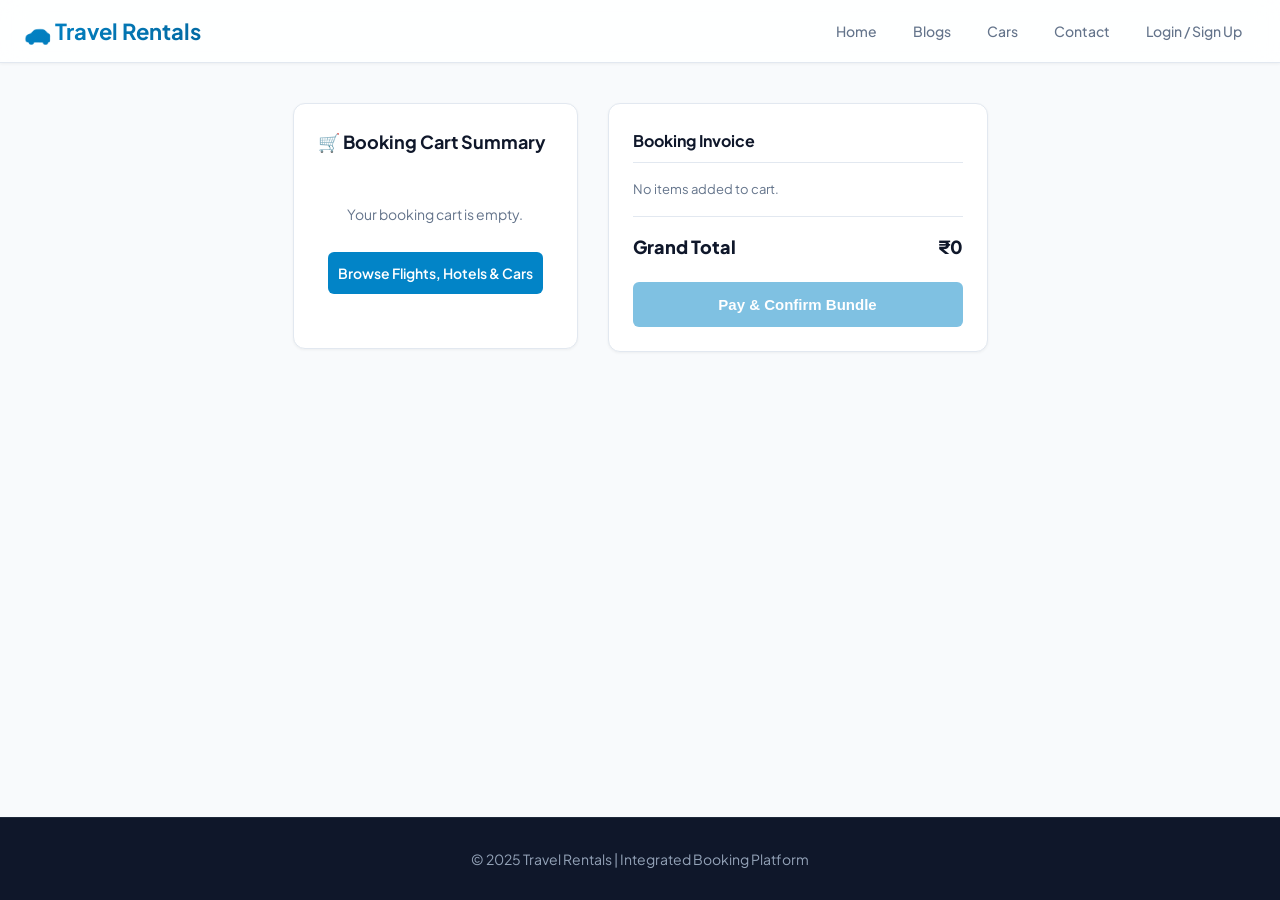
<file: checkout.html>
<!DOCTYPE html>
<html lang="en">
<head>
  <meta charset="UTF-8" />
  <meta name="viewport" content="width=device-width, initial-scale=1.0" />
  <title>Checkout | Travel Rentals</title>
  <link rel="stylesheet" href="css/style.css" />
</head>
<body>
  <header>
    <h1>🚗 Travel Rentals</h1>
    <nav id="navbar">
      <a href="index.html">Home</a>
      <a href="blogs.html">Blogs</a>
      <a href="cars.html">Cars</a>
      <a href="contact.html">Contact</a>
    </nav>
  </header>

  <div class="checkout-layout">
    <!-- Cart Items and Payment details -->
    <div>
      <div class="checkout-section">
        <h3>🛒 Booking Cart Summary</h3>
        <div id="cart-items-container">
          <!-- Dynamically filled -->
        </div>
      </div>

      <!-- Secure Checkout Payment Form -->
      <div class="checkout-section" id="payment-section">
        <h3>💳 Secure Payment Portal</h3>
        <div id="payment-content">
          <!-- Loaded dynamically based on Auth status -->
        </div>
      </div>
    </div>

    <!-- Pricing Summary Sidebar -->
    <div class="summary-sidebar">
      <h3 style="font-size:16px; margin-bottom:16px; border-bottom: 1px solid var(--border); padding-bottom:8px;">Booking Invoice</h3>
      
      <div id="invoice-breakdown-container">
        <!-- Dynamically calculated -->
      </div>
      
      <div class="summary-total">
        <span>Grand Total</span>
        <span id="grand-total-val">₹0</span>
      </div>
      
      <button class="book-btn" style="width:100%; margin-top:20px; font-size:15px; height:45px;" id="sidebar-submit-btn" onclick="submitCheckoutForm()">Pay & Confirm Bundle</button>
    </div>
  </div>

  <!-- Success Modal Overlay -->
  <div class="modal-overlay" id="successModal">
    <div class="modal-content" style="text-align: center; padding: 40px 30px;">
      <div style="font-size: 56px; color:#10b981; margin-bottom:16px;">🎉</div>
      <h2 style="font-size:24px; margin-bottom:8px;">Booking Confirmed!</h2>
      <p style="color:var(--text-muted); font-size:14px; margin-bottom:20px;">
        Your unified travel booking has been verified. A confirmation receipt has been compiled.
      </p>
      
      <div style="background:#f8fafc; border:1px solid var(--border); border-radius:var(--radius-sm); padding:16px; margin-bottom:24px;">
        <span style="font-size:12px; color:var(--text-muted); display:block; text-transform:uppercase; font-weight:600;">Transaction ID</span>
        <span style="font-size:18px; font-weight:800; color:var(--primary-dark);" id="success-booking-id">TR-XXXXX</span>
      </div>
      
      <div style="display:flex; justify-content:center; gap:12px;">
        <a href="dashboard.html" class="book-btn" style="margin:0;">Go to Dashboard</a>
        <a href="index.html" class="book-btn" style="background:#64748b; margin:0;">Home</a>
      </div>
    </div>
  </div>

  <footer>
    <p>© 2025 Travel Rentals | Integrated Booking Platform</p>
  </footer>

  <script src="js/db.js"></script>
  <script src="js/auth.js"></script>
  <script src="js/app.js"></script>
  <script>
    // Global tally variables
    let cart = null;
    let totals = { subtotal: 0, tax: 0, grand: 0 };

    window.addEventListener("DOMContentLoaded", () => {
      loadCheckout();
    });

    function loadCheckout() {
      cart = DB.getCart();
      const itemsContainer = document.getElementById("cart-items-container");
      const breakdownContainer = document.getElementById("invoice-breakdown-container");
      const submitBtn = document.getElementById("sidebar-submit-btn");
      
      itemsContainer.innerHTML = "";
      breakdownContainer.innerHTML = "";
      
      let cartEmpty = !cart.flight && !cart.hotel && !cart.car;
      
      if (cartEmpty) {
        itemsContainer.innerHTML = `
          <div style="text-align:center; padding: 30px 10px;">
            <p style="color:var(--text-muted); font-size:14px; margin-bottom:14px;">Your booking cart is empty.</p>
            <a href="index.html" class="book-btn" style="display:inline-block;">Browse Flights, Hotels & Cars</a>
          </div>
        `;
        breakdownContainer.innerHTML = `<div style="color:var(--text-muted); font-size:13px;">No items added to cart.</div>`;
        document.getElementById("grand-total-val").innerText = "₹0";
        submitBtn.style.opacity = "0.5";
        submitBtn.disabled = true;
        
        // Hide payment portal if cart empty
        document.getElementById("payment-section").style.display = "none";
        return;
      }
      
      document.getElementById("payment-section").style.display = "block";
      submitBtn.style.opacity = "1";
      submitBtn.disabled = false;
      
      let subtotal = 0;
      
      // 1. Render Flight item
      if (cart.flight) {
        subtotal += cart.flight.price;
        const div = document.createElement("div");
        div.className = "checkout-item";
        div.innerHTML = `
          <div style="font-size:32px; width:70px; text-align:center;">✈️</div>
          <div class="checkout-item-details">
            <div class="checkout-item-title">${cart.flight.airline} Flight (${cart.flight.code})</div>
            <div class="checkout-item-meta">${cart.flight.from} to ${cart.flight.to} (${cart.flight.date}) • ${cart.flight.seatClass} Class</div>
            <div class="checkout-item-price">₹${cart.flight.price}</div>
          </div>
          <button class="remove-cart-item" onclick="removeItem('flight')">Remove</button>
        `;
        itemsContainer.appendChild(div);
        
        breakdownContainer.innerHTML += `
          <div class="summary-row">
            <span>Flight (${cart.flight.code})</span>
            <span>₹${cart.flight.price}</span>
          </div>
        `;
      }
      
      // 2. Render Hotel item
      if (cart.hotel) {
        subtotal += cart.hotel.price;
        const div = document.createElement("div");
        div.className = "checkout-item";
        div.innerHTML = `
          <div style="font-size:32px; width:70px; text-align:center;">🏨</div>
          <div class="checkout-item-details">
            <div class="checkout-item-title">${cart.hotel.name}</div>
            <div class="checkout-item-meta">${cart.hotel.roomType} • ${cart.hotel.nights} Nights Stay (${cart.hotel.checkIn} to ${cart.hotel.checkOut})</div>
            <div class="checkout-item-price">₹${cart.hotel.price} <span style="font-weight:normal; font-size:11px; color:var(--text-muted);">(${cart.hotel.nights}x ₹${cart.hotel.pricePerNight})</span></div>
          </div>
          <button class="remove-cart-item" onclick="removeItem('hotel')">Remove</button>
        `;
        itemsContainer.appendChild(div);
        
        breakdownContainer.innerHTML += `
          <div class="summary-row">
            <span>Hotel Stay (${cart.hotel.nights} nights)</span>
            <span>₹${cart.hotel.price}</span>
          </div>
        `;
      }
      
      // 3. Render Car item
      if (cart.car) {
        subtotal += cart.car.price;
        const div = document.createElement("div");
        div.className = "checkout-item";
        div.innerHTML = `
          <div style="font-size:32px; width:70px; text-align:center;">🚗</div>
          <div class="checkout-item-details">
            <div class="checkout-item-title">${cart.car.name}</div>
            <div class="checkout-item-meta">Pickup: ${cart.car.location} • ${cart.car.days} Days Rental (${cart.car.pickupDate} to ${cart.car.dropoffDate})</div>
            <div class="checkout-item-price">₹${cart.car.price} <span style="font-weight:normal; font-size:11px; color:var(--text-muted);">(${cart.car.days}x ₹${cart.car.pricePerDay})</span></div>
          </div>
          <button class="remove-cart-item" onclick="removeItem('car')">Remove</button>
        `;
        itemsContainer.appendChild(div);
        
        breakdownContainer.innerHTML += `
          <div class="summary-row">
            <span>Car Rental (${cart.car.days} days)</span>
            <span>₹${cart.car.price}</span>
          </div>
        `;
      }
      
      // Calculations
      const tax = Math.round(subtotal * 0.18);
      const grand = subtotal + tax;
      
      totals = { subtotal, tax, grand };
      
      breakdownContainer.innerHTML += `
        <div class="summary-row" style="margin-top:16px; border-top: 1px solid var(--border); padding-top:12px;">
          <span>Subtotal</span>
          <span>₹${subtotal}</span>
        </div>
        <div class="summary-row" style="color:#059669;">
          <span>SGST/CGST Taxes (18%)</span>
          <span>₹${tax}</span>
        </div>
      `;
      
      document.getElementById("grand-total-val").innerText = `₹${grand}`;
      
      // Populate secure payment method container
      loadPaymentPanel();
    }

    function removeItem(type) {
      DB.removeFromCart(type);
      loadCheckout();
      updateNavbar();
    }

    // Payment Section Handler
    function loadPaymentPanel() {
      const container = document.getElementById("payment-content");
      const user = Auth.getCurrentUser();
      
      if (!user) {
        container.innerHTML = `
          <div style="text-align:center; padding: 20px 10px;">
            <p style="font-size:14px; color:var(--text-muted); margin-bottom:12px;">You must be logged in to access tokenized payment gateways.</p>
            <a href="login.html" class="book-btn" style="display:inline-block;">Sign In / Create Account</a>
          </div>
        `;
        return;
      }
      
      const cards = Auth.getSavedCards();
      
      let cardOptionsHtml = "";
      if (cards.length > 0) {
        cardOptionsHtml = cards.map((c, i) => `
          <label style="display:flex; align-items:center; gap:12px; padding:12px; border:1px solid var(--border); border-radius:var(--radius-sm); margin-bottom:10px; cursor:pointer;">
            <input type="radio" name="checkout-payment-card" value="${c.token}" ${i === 0 ? "checked" : ""} />
            <div>
              <strong style="font-size:14px;">${c.cardType} ending in ${c.last4}</strong>
              <div style="font-size:11px; color:var(--text-muted);">Token: ${c.token} • Holder: ${c.cardHolder}</div>
            </div>
          </label>
        `).join("");
      }
      
      container.innerHTML = `
        <div style="display:flex; flex-direction:column; gap:16px;">
          
          ${cards.length > 0 ? `
            <div>
              <span style="font-size:12px; font-weight:700; color:var(--text-muted); text-transform:uppercase; display:block; margin-bottom:8px;">Saved Tokenized Cards</span>
              ${cardOptionsHtml}
            </div>
          ` : ""}
          
          <label style="display:flex; align-items:center; gap:12px; margin-top:10px; cursor:pointer; font-weight:600; font-size:14px;">
            <input type="radio" name="checkout-payment-card" id="pay-new-card-radio" value="new" ${cards.length === 0 ? "checked" : ""} onchange="toggleNewCardForm(this.checked)" />
            💳 Pay with New Credit Card
          </label>
          
          <form id="checkoutNewCardForm" style="display: ${cards.length === 0 ? "flex" : "none"}; border-top:1px dashed var(--border); padding-top:16px; margin-top:8px;">
            <div class="form-group">
              <label for="c-holder">Card Holder Name</label>
              <input type="text" id="c-holder" placeholder="JOHN DOE" required />
            </div>
            <div class="form-group">
              <label for="c-number">Card Number</label>
              <input type="text" id="c-number" placeholder="4111 2222 3333 4444" required />
            </div>
            <div style="display:grid; grid-template-columns:1fr 1fr; gap:12px;">
              <div class="form-group">
                <label for="c-exp">Expiry (MM/YY)</label>
                <input type="text" id="c-exp" placeholder="12/28" required />
              </div>
              <div class="form-group">
                <label for="c-cvv">CVV</label>
                <input type="password" id="c-cvv" placeholder="•••" maxlength="3" required />
              </div>
            </div>
            <label style="display:flex; align-items:center; gap:8px; font-size:12px; cursor:pointer; font-weight:500;">
              <input type="checkbox" id="save-card-chk" /> Securely store and tokenise this payment card
            </label>
          </form>
          
        </div>
      `;
    }

    function toggleNewCardForm(isChecked) {
      const form = document.getElementById("checkoutNewCardForm");
      if (form) {
        form.style.display = isChecked ? "flex" : "none";
      }
    }

    // Submit Checkout Payment Simulation
    function submitCheckoutForm() {
      const user = Auth.getCurrentUser();
      if (!user) {
        alert("Please log in to finalize booking transaction.");
        return;
      }
      
      const newCardRadio = document.getElementById("pay-new-card-radio");
      
      // If paying with a new card, validate its form manually
      if (newCardRadio && newCardRadio.checked) {
        const holder = document.getElementById("c-holder").value.trim();
        const num = document.getElementById("c-number").value.trim();
        const exp = document.getElementById("c-exp").value.trim();
        const cvv = document.getElementById("c-cvv").value.trim();
        
        if (!holder || !num || !exp || !cvv) {
          alert("Please complete the new card payment form inputs.");
          return;
        }
        
        // Save card if user checked the box
        const saveCheck = document.getElementById("save-card-chk");
        if (saveCheck && saveCheck.checked) {
          Auth.saveCard(holder, num, exp, "Visa");
        }
      }
      
      // Display simulated loading state
      const submitBtn = document.getElementById("sidebar-submit-btn");
      submitBtn.innerText = "Securing transaction authorization...";
      submitBtn.disabled = true;
      submitBtn.style.opacity = "0.7";
      
      setTimeout(() => {
        // Create booking in database
        const bookingData = {
          userId: user.id,
          totalPrice: totals.grand,
          flight: cart.flight,
          hotel: cart.hotel,
          car: cart.car
        };
        
        const confirmedBooking = DB.createBooking(bookingData);
        
        // Clear cart
        DB.clearCart();
        updateNavbar();
        
        // Open success modal
        document.getElementById("success-booking-id").innerText = confirmedBooking.bookingId;
        document.getElementById("successModal").style.display = "flex";
        
        submitBtn.innerText = "Transaction Settled ✓";
      }, 1500);
    }
  </script>
</body>
</html>
</file>
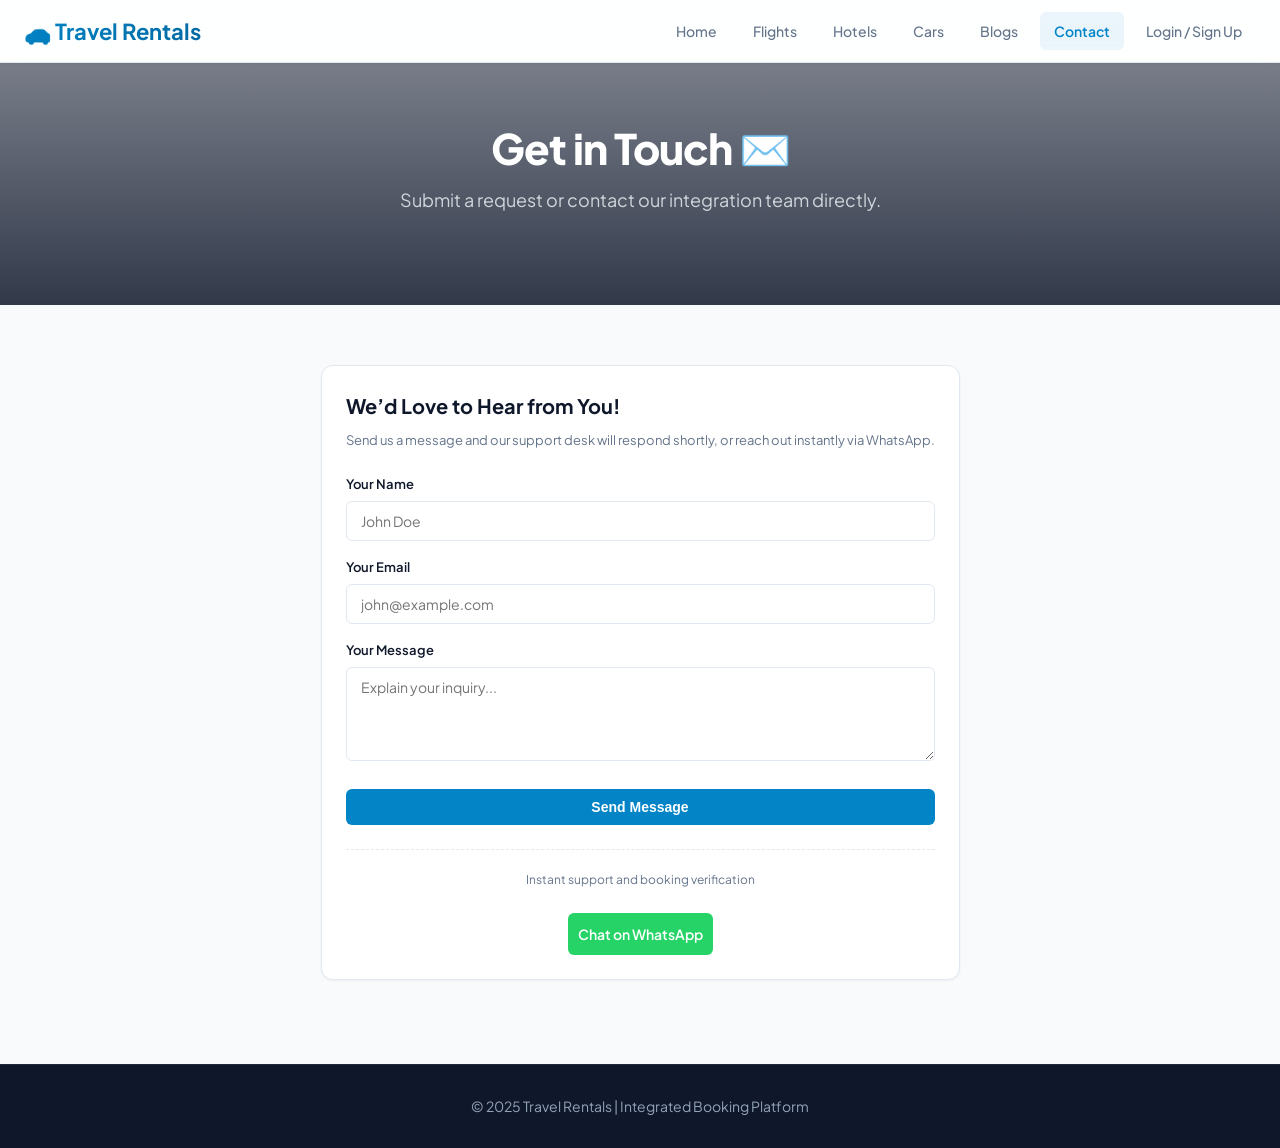
<file: contact.html>
<!DOCTYPE html>
<html lang="en">
<head>
  <meta charset="UTF-8" />
  <meta name="viewport" content="width=device-width, initial-scale=1.0" />
  <title>Contact Us | Travel Rentals</title>
  <link rel="stylesheet" href="css/style.css" />
</head>
<body>
  <header>
    <h1>🚗 Travel Rentals</h1>
    <nav id="navbar">
      <a href="index.html">Home</a>
      <a href="flights.html">Flights</a>
      <a href="hotels.html">Hotels</a>
      <a href="cars.html">Cars</a>
      <a href="blogs.html">Blogs</a>
      <a href="contact.html" class="active">Contact</a>
    </nav>
  </header>

  <section class="hero" style="padding: 60px 24px; background: linear-gradient(rgba(15,23,42,0.55), rgba(15,23,42,0.85)), url('https://images.unsplash.com/photo-1534536281715-e28d76689b4d?auto=format&fit=crop&w=1200&q=80') no-repeat center/cover;">
    <h2>Get in Touch ✉️</h2>
    <p>Submit a request or contact our integration team directly.</p>
  </section>

  <div class="contact">
    <div class="checkout-section">
      <h2 style="font-size:20px; font-weight:700; margin-bottom:8px; text-align:left;">We’d Love to Hear from You!</h2>
      <p style="color:var(--text-muted); font-size:13px; margin-bottom:24px;">Send us a message and our support desk will respond shortly, or reach out instantly via WhatsApp.</p>

      <form id="contactForm">
        <div class="form-group">
          <label for="name">Your Name</label>
          <input type="text" id="name" placeholder="John Doe" required />
        </div>
        <div class="form-group">
          <label for="email">Your Email</label>
          <input type="email" id="email" placeholder="john@example.com" required />
        </div>
        <div class="form-group">
          <label for="message">Your Message</label>
          <textarea id="message" rows="4" placeholder="Explain your inquiry..." required></textarea>
        </div>
        <button type="submit" class="book-btn">Send Message</button>
      </form>
      
      <div style="margin-top: 24px; text-align: center; border-top: 1px dashed var(--border); padding-top: 20px;">
        <span style="font-size:12px; color:var(--text-muted); display:block; margin-bottom:12px;">Instant support and booking verification</span>
        <a href="https://wa.me/9111442103?text=Hi!%20I%20want%20to%20book%20a%20car."
           class="book-btn" style="background:#25d366; display:inline-block;" target="_blank">Chat on WhatsApp</a>
      </div>
    </div>
  </div>

  <footer>
    <p>© 2025 Travel Rentals | Integrated Booking Platform</p>
  </footer>

  <script src="js/db.js"></script>
  <script src="js/auth.js"></script>
  <script src="js/app.js"></script>
  <script src="js/script.js"></script>
</body>
</html>
</file>
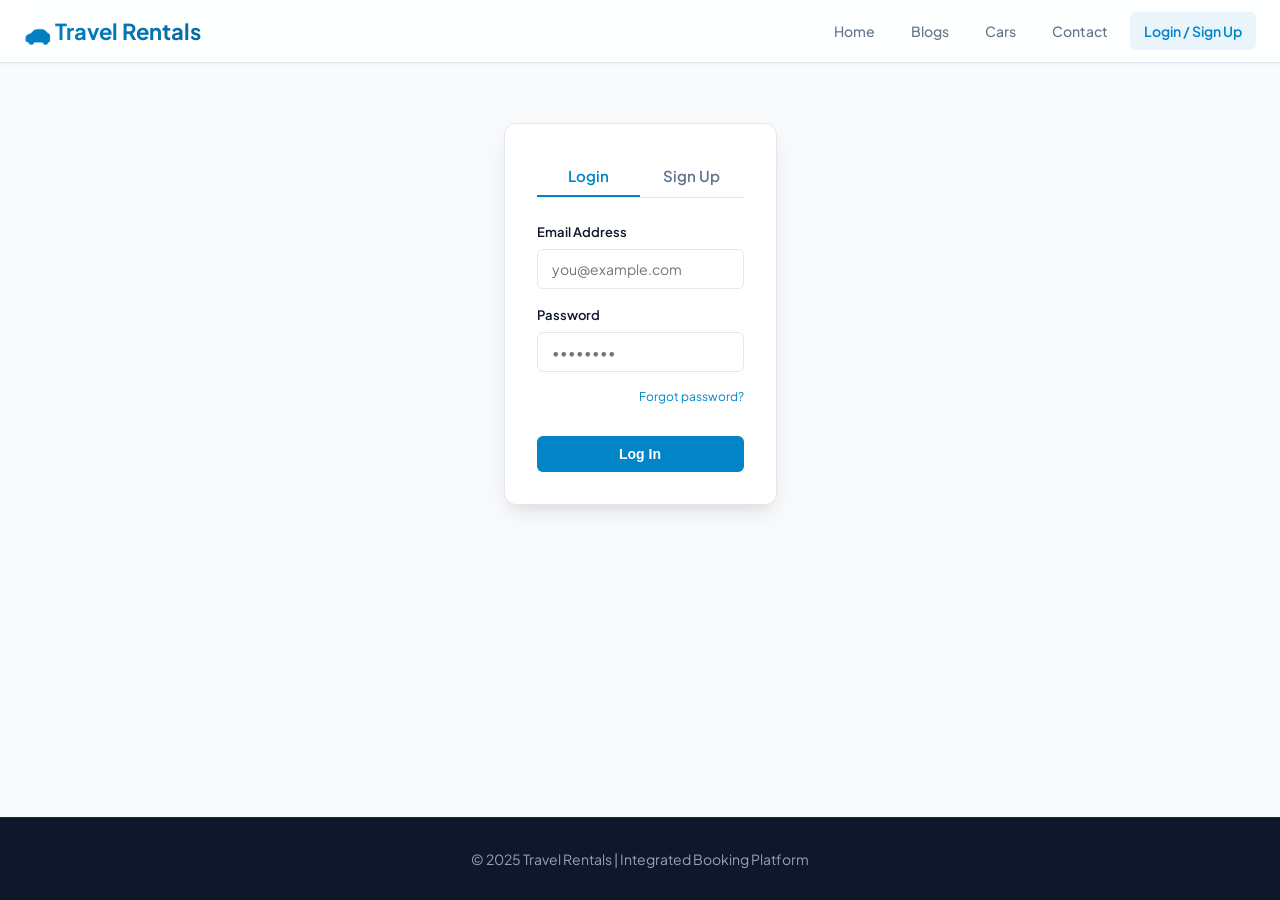
<file: dashboard.html>
<!DOCTYPE html>
<html lang="en">
<head>
  <meta charset="UTF-8" />
  <meta name="viewport" content="width=device-width, initial-scale=1.0" />
  <title>User Dashboard | Travel Rentals</title>
  <link rel="stylesheet" href="css/style.css" />
</head>
<body>
  <header>
    <h1>🚗 Travel Rentals</h1>
    <nav id="navbar">
      <a href="index.html">Home</a>
      <a href="blogs.html">Blogs</a>
      <a href="cars.html">Cars</a>
      <a href="contact.html">Contact</a>
    </nav>
  </header>

  <div class="dashboard-layout">
    <!-- Sidebar -->
    <div class="dashboard-sidebar">
      <div class="user-avatar-section">
        <div class="avatar-circle" id="user-avatar-char">U</div>
        <div class="avatar-name" id="user-display-name">Loading...</div>
        <div class="avatar-email" id="user-display-email">Loading...</div>
      </div>
      <div class="dashboard-menu">
        <button class="dashboard-menu-btn active" onclick="switchPane('bookings')">✈️ My Bookings</button>
        <button class="dashboard-menu-btn" onclick="switchPane('payment')">💳 Payment Methods</button>
        <button class="dashboard-menu-btn" onclick="switchPane('alerts')">🔔 Price Alerts</button>
        <button class="dashboard-menu-btn" onclick="switchPane('profile')">⚙️ Edit Profile</button>
      </div>
    </div>

    <!-- Main Panels -->
    <div class="dashboard-main-content">
      
      <!-- Bookings Pane -->
      <div id="bookings-pane" class="dashboard-content-pane active">
        <h2 style="font-size: 22px; margin-bottom: 8px;">My Bookings</h2>
        <p style="color: var(--text-muted); font-size: 14px; margin-bottom: 24px;">View your active and past itineraries, invoices, and travel vouchers.</p>
        <div id="bookings-list-container">
          <!-- Dynamically filled -->
        </div>
      </div>

      <!-- Payment Methods Pane -->
      <div id="payment-pane" class="dashboard-content-pane">
        <h2 style="font-size: 22px; margin-bottom: 8px;">Payment Methods</h2>
        <p style="color: var(--text-muted); font-size: 14px; margin-bottom: 24px;">Manage your securely tokenized cards for rapid checkout.</p>
        
        <div class="saved-cards-list" id="saved-cards-container">
          <!-- Dynamically filled -->
        </div>

        <div class="checkout-section" style="max-width: 500px; margin-top: 30px;">
          <h3 style="font-size: 16px; margin-bottom: 16px;">Add New Card</h3>
          <form id="addCardForm">
            <div class="form-group">
              <label for="card-holder">Cardholder Name</label>
              <input type="text" id="card-holder" placeholder="JOHN DOE" required />
            </div>
            <div class="form-group">
              <label for="card-number">Card Number</label>
              <input type="text" id="card-number" placeholder="4111 2222 3333 4444" minlength="16" maxlength="19" required />
            </div>
            <div style="display: grid; grid-template-columns: 1fr 1fr; gap: 12px;">
              <div class="form-group">
                <label for="card-expiry">Expiry Date</label>
                <input type="text" id="card-expiry" placeholder="MM/YY" maxlength="5" required />
              </div>
              <div class="form-group">
                <label for="card-type">Card Network</label>
                <select id="card-type" required>
                  <option value="Visa">Visa</option>
                  <option value="Mastercard">Mastercard</option>
                  <option value="AMEX">American Express</option>
                </select>
              </div>
            </div>
            <button type="submit" class="book-btn">Securely Store & Tokenize</button>
          </form>
        </div>
      </div>

      <!-- Price Alerts Pane -->
      <div id="alerts-pane" class="dashboard-content-pane">
        <h2 style="font-size: 22px; margin-bottom: 8px;">Active Flight Price Alerts</h2>
        <p style="color: var(--text-muted); font-size: 14px; margin-bottom: 24px;">Real-time alerts for flights you are tracking. You will receive notifications when prices change.</p>
        
        <div style="background: var(--bg-card); border: 1px solid var(--border); border-radius: var(--radius-md); overflow: hidden;">
          <table style="width: 100%; border-collapse: collapse; font-size: 14px; text-align: left;" id="alerts-table">
            <thead>
              <tr style="background: #f8fafc; border-bottom: 1px solid var(--border);">
                <th style="padding: 14px 20px; font-weight: 700; color: var(--text-muted);">Flight Search Route</th>
                <th style="padding: 14px 20px; font-weight: 700; color: var(--text-muted);">Initial Price</th>
                <th style="padding: 14px 20px; font-weight: 700; color: var(--text-muted);">Current Price</th>
                <th style="padding: 14px 20px; font-weight: 700; color: var(--text-muted);">Action</th>
              </tr>
            </thead>
            <tbody id="alerts-list-container">
              <!-- Dynamically filled -->
            </tbody>
          </table>
        </div>
      </div>

      <!-- Profile Pane -->
      <div id="profile-pane" class="dashboard-content-pane">
        <h2 style="font-size: 22px; margin-bottom: 8px;">Account Settings</h2>
        <p style="color: var(--text-muted); font-size: 14px; margin-bottom: 24px;">Update your personal details and passwords.</p>
        
        <div class="checkout-section" style="max-width: 500px;">
          <form id="profileForm">
            <div class="form-group">
              <label for="profile-name">Full Name</label>
              <input type="text" id="profile-name" required />
            </div>
            <div class="form-group">
              <label for="profile-email">Email Address</label>
              <input type="email" id="profile-email" required />
            </div>
            <div class="form-group">
              <label for="profile-newpass">New Password (leave blank to keep current)</label>
              <input type="password" id="profile-newpass" placeholder="••••••••" />
            </div>
            <button type="submit" class="book-btn">Update Profile</button>
          </form>
        </div>
      </div>

    </div>
  </div>

  <!-- Voucher Details Modal Overlay -->
  <div class="modal-overlay" id="voucherModal">
    <div class="modal-content" style="max-width: 800px;">
      <button class="modal-close" onclick="closeVoucherModal()">✕</button>
      <div id="voucher-modal-inner">
        <!-- Filled dynamically -->
      </div>
      <div style="display: flex; justify-content: flex-end; gap: 12px; margin-top: 20px;">
        <button class="book-btn" style="background:#64748b;" onclick="closeVoucherModal()">Close</button>
        <button class="book-btn" onclick="window.print()">🖨️ Print Voucher</button>
      </div>
    </div>
  </div>

  <footer>
    <p>© 2025 Travel Rentals | Integrated Booking Platform</p>
  </footer>

  <script src="js/db.js"></script>
  <script src="js/auth.js"></script>
  <script src="js/app.js"></script>
  <script>
    // Ensure user is logged in
    const currentUser = Auth.getCurrentUser();
    if (!currentUser) {
      window.location.href = "login.html";
    }

    // Set side panel user data
    document.getElementById("user-avatar-char").innerText = currentUser.name.charAt(0).toUpperCase();
    document.getElementById("user-display-name").innerText = currentUser.name;
    document.getElementById("user-display-email").innerText = currentUser.email;

    // Load sub-panes content
    document.getElementById("profile-name").value = currentUser.name;
    document.getElementById("profile-email").value = currentUser.email;

    // Load dynamic listings
    loadBookings();
    loadCards();
    loadAlerts();

    // Side tab selectors
    function switchPane(pane) {
      document.querySelectorAll(".dashboard-menu-btn").forEach(btn => btn.classList.remove("active"));
      document.querySelectorAll(".dashboard-content-pane").forEach(p => p.classList.remove("active"));
      
      const activeBtn = Array.from(document.querySelectorAll(".dashboard-menu-btn")).find(btn => btn.innerText.toLowerCase().includes(pane));
      if (activeBtn) activeBtn.classList.add("active");
      
      document.getElementById(`${pane}-pane`).classList.add("active");
    }

    // Dynamic Lists Builders
    function loadBookings() {
      const container = document.getElementById("bookings-list-container");
      container.innerHTML = "";
      
      const bookings = DB.getBookings(currentUser.id);
      if (bookings.length === 0) {
        container.innerHTML = `
          <div style="background: var(--bg-card); border: 1px dashed var(--border); padding: 40px; text-align: center; border-radius: var(--radius-md);">
            <p style="color: var(--text-muted); margin-bottom: 16px;">You haven't made any bookings yet.</p>
            <a href="index.html" class="book-btn" style="display:inline-block;">Plan Your Next Journey</a>
          </div>
        `;
        return;
      }

      bookings.forEach(b => {
        let itemsHtml = "";
        let detailsHtml = "";
        
        if (b.flight) {
          itemsHtml += `
            <div class="booking-subitem">
              <div class="booking-subitem-icon">✈️</div>
              <div>Flight: <strong>${b.flight.airline} (${b.flight.code})</strong> • ${b.flight.from} to ${b.flight.to} (${b.flight.date})</div>
            </div>
          `;
        }
        if (b.hotel) {
          itemsHtml += `
            <div class="booking-subitem">
              <div class="booking-subitem-icon">🏨</div>
              <div>Hotel: <strong>${b.hotel.name}</strong> • ${b.hotel.roomType} in ${b.hotel.location}</div>
            </div>
          `;
        }
        if (b.car) {
          itemsHtml += `
            <div class="booking-subitem">
              <div class="booking-subitem-icon">🚗</div>
              <div>Car: <strong>${b.car.name}</strong> • Pickup in ${b.car.location}</div>
            </div>
          `;
        }
        
        const card = document.createElement("div");
        card.className = "booking-history-item";
        card.innerHTML = `
          <div class="booking-history-header">
            <div>
              <span class="booking-id-txt">${b.bookingId}</span>
              <span style="color: var(--text-muted); font-size: 13px; margin-left: 8px;">Booked on ${b.date}</span>
            </div>
            <div>
              <span class="booking-status-tag">${b.status}</span>
            </div>
          </div>
          <div class="booking-history-details">
            ${itemsHtml}
          </div>
          <div style="display:flex; justify-content:space-between; align-items:center; border-top: 1px solid var(--border); padding-top:14px; margin-top:14px;">
            <div style="font-weight: 700; font-size: 15px; color: var(--primary-dark);">Total Price: ₹${b.totalPrice}</div>
            <button class="view-voucher-btn" onclick="openVoucher('${b.bookingId}')">View Voucher Details</button>
          </div>
        `;
        container.appendChild(card);
      });
    }

    function loadCards() {
      const container = document.getElementById("saved-cards-container");
      container.innerHTML = "";
      
      const cards = Auth.getSavedCards();
      if (cards.length === 0) {
        container.innerHTML = `
          <div style="grid-column: 1/-1; background: var(--bg-card); border: 1px dashed var(--border); padding: 24px; text-align: center; border-radius: var(--radius-md);">
            <p style="color: var(--text-muted); font-size: 13px;">No saved payment methods stored. Added cards generate secure checkout tokens.</p>
          </div>
        `;
        return;
      }
      
      cards.forEach(c => {
        const item = document.createElement("div");
        item.className = "saved-card-item";
        item.innerHTML = `
          <div class="card-header-logo">
            <div class="card-chip"></div>
            <div class="card-brand">${c.cardType}</div>
          </div>
          <div class="card-number-dots">•••• •••• •••• ${c.last4}</div>
          <div class="card-footer-info">
            <div>
              <div style="font-size:9px; text-transform:uppercase;">Card Holder</div>
              <div class="card-holder-name">${c.cardHolder}</div>
            </div>
            <div style="text-align:right;">
              <div style="font-size:9px; text-transform:uppercase;">Expires</div>
              <div>${c.expiry}</div>
            </div>
          </div>
          <button class="card-delete-icon-btn" onclick="deleteCard('${c.id}')" title="Delete Saved Token">✕</button>
        `;
        container.appendChild(item);
      });
    }

    function loadAlerts() {
      const container = document.getElementById("alerts-list-container");
      container.innerHTML = "";
      
      const alerts = DB.getPriceAlerts(currentUser.id);
      if (alerts.length === 0) {
        container.innerHTML = `
          <tr>
            <td colspan="4" style="padding: 30px; text-align: center; color: var(--text-muted);">
              You are not tracking any flights right now. Search for flights and toggle 'Track Prices' to receive notifications.
            </td>
          </tr>
        `;
        return;
      }
      
      alerts.forEach(a => {
        const tr = document.createElement("tr");
        tr.style.borderBottom = "1px solid var(--border)";
        
        let pct = "";
        let color = "var(--text-main)";
        if (a.currentPrice < a.initialPrice) {
          pct = ` (${Math.round((1 - a.currentPrice/a.initialPrice)*100)}% Drop 📉)`;
          color = "var(--success)";
        } else if (a.currentPrice > a.initialPrice) {
          pct = ` (${Math.round((a.currentPrice/a.initialPrice - 1)*100)}% Rise 📈)`;
          color = "var(--danger)";
        }
        
        tr.innerHTML = `
          <td style="padding: 14px 20px; font-weight:600;">${a.search}</td>
          <td style="padding: 14px 20px; color: var(--text-muted);">₹${a.initialPrice}</td>
          <td style="padding: 14px 20px; font-weight:700; color: ${color};">₹${a.currentPrice}${pct}</td>
          <td style="padding: 14px 20px;">
            <button style="border:none; background:none; color: var(--danger); font-weight:600; cursor:pointer;" onclick="deleteAlert('${a.id}')">Stop Tracking</button>
          </td>
        `;
        container.appendChild(tr);
      });
    }

    // Handle Forms Submissions
    document.getElementById("profileForm").addEventListener("submit", (e) => {
      e.preventDefault();
      const name = document.getElementById("profile-name").value;
      const email = document.getElementById("profile-email").value;
      const newpass = document.getElementById("profile-newpass").value;
      
      const res = Auth.updateProfile(name, email, newpass);
      if (res.success) {
        alert("Profile updated successfully!");
        window.location.reload();
      } else {
        alert(res.message);
      }
    });

    document.getElementById("addCardForm").addEventListener("submit", (e) => {
      e.preventDefault();
      const holder = document.getElementById("card-holder").value;
      const number = document.getElementById("card-number").value;
      const expiry = document.getElementById("card-expiry").value;
      const type = document.getElementById("card-type").value;
      
      const res = Auth.saveCard(holder, number, expiry, type);
      if (res.success) {
        alert("Card tokenized and saved securely!");
        document.getElementById("addCardForm").reset();
        loadCards();
      } else {
        alert(res.message);
      }
    });

    function deleteCard(cardId) {
      if (confirm("Are you sure you want to delete this tokenized payment method?")) {
        Auth.deleteCard(cardId);
        loadCards();
      }
    }

    function deleteAlert(alertId) {
      DB.removePriceAlert(alertId);
      loadAlerts();
    }

    // Modal Voucher details viewer
    function openVoucher(bookingId) {
      const bookings = DB.getBookings(currentUser.id);
      const b = bookings.find(x => x.bookingId === bookingId);
      if (!b) return;
      
      const inner = document.getElementById("voucher-modal-inner");
      
      let detailsHtml = "";
      
      if (b.flight) {
        detailsHtml += `
          <div class="voucher-section-title">✈️ Flight Segment Voucher</div>
          <table style="width:100%; font-size:13px; margin-bottom: 20px; border-collapse:collapse;">
            <tr style="border-bottom: 1px solid var(--border);"><td style="padding:6px 0; font-weight:600;">Airline</td><td>${b.flight.airline} (${b.flight.code})</td></tr>
            <tr style="border-bottom: 1px solid var(--border);"><td style="padding:6px 0; font-weight:600;">Route</td><td>${b.flight.from} to ${b.flight.to}</td></tr>
            <tr style="border-bottom: 1px solid var(--border);"><td style="padding:6px 0; font-weight:600;">Date & Time</td><td>${b.flight.date} at ${b.flight.departure} (Arrival: ${b.flight.arrival})</td></tr>
            <tr style="border-bottom: 1px solid var(--border);"><td style="padding:6px 0; font-weight:600;">Seat Class</td><td>${b.flight.seatClass}</td></tr>
            <tr style="border-bottom: 1px solid var(--border);"><td style="padding:6px 0; font-weight:600;">Seat Number</td><td>14B, 14C (Auto Allocated)</td></tr>
          </table>
        `;
      }
      
      if (b.hotel) {
        detailsHtml += `
          <div class="voucher-section-title">🏨 Hotel Accommodation Voucher</div>
          <table style="width:100%; font-size:13px; margin-bottom: 20px; border-collapse:collapse;">
            <tr style="border-bottom: 1px solid var(--border);"><td style="padding:6px 0; font-weight:600;">Hotel Name</td><td>${b.hotel.name}</td></tr>
            <tr style="border-bottom: 1px solid var(--border);"><td style="padding:6px 0; font-weight:600;">Location</td><td>${b.hotel.location}</td></tr>
            <tr style="border-bottom: 1px solid var(--border);"><td style="padding:6px 0; font-weight:600;">Dates</td><td>Check-In: ${b.hotel.checkIn} | Check-Out: ${b.hotel.checkOut} (${b.hotel.nights} Nights)</td></tr>
            <tr style="border-bottom: 1px solid var(--border);"><td style="padding:6px 0; font-weight:600;">Room Type</td><td>${b.hotel.roomType}</td></tr>
            <tr style="border-bottom: 1px solid var(--border);"><td style="padding:6px 0; font-weight:600;">Amenities Included</td><td>${b.hotel.amenities.join(", ")}</td></tr>
          </table>
        `;
      }
      
      if (b.car) {
        detailsHtml += `
          <div class="voucher-section-title">🚗 Car Rental Voucher</div>
          <table style="width:100%; font-size:13px; margin-bottom: 20px; border-collapse:collapse;">
            <tr style="border-bottom: 1px solid var(--border);"><td style="padding:6px 0; font-weight:600;">Vehicle Class</td><td>${b.car.name} (${b.car.fuel} / ${b.car.transmission})</td></tr>
            <tr style="border-bottom: 1px solid var(--border);"><td style="padding:6px 0; font-weight:600;">Location</td><td>${b.car.location}</td></tr>
            <tr style="border-bottom: 1px solid var(--border);"><td style="padding:6px 0; font-weight:600;">Dates</td><td>Pickup: ${b.car.pickupDate} | Dropoff: ${b.car.dropoffDate} (${b.car.days} Days)</td></tr>
            <tr style="border-bottom: 1px solid var(--border);"><td style="padding:6px 0; font-weight:600;">Rate Terms</td><td>₹${b.car.ratePerKm}/km with daily limits</td></tr>
          </table>
        `;
      }

      inner.innerHTML = `
        <div class="voucher-wrapper">
          <div class="voucher-logo-header">
            <div>
              <h2 style="font-weight:800; font-size:24px; color:var(--primary);">Travel Rentals Voucher</h2>
              <div style="font-size:12px; color:var(--text-muted);">Conf. Number: <strong>${b.bookingId}</strong></div>
            </div>
            <div style="text-align:right;">
              <div style="font-size:14px; font-weight:700;">Authorized Reciept</div>
              <div style="font-size:11px; color:var(--text-muted);">Date Issued: ${b.date}</div>
            </div>
          </div>
          
          <div class="voucher-details-grid">
            <div>
              <div style="font-size:10px; text-transform:uppercase; font-weight:700; color:var(--text-muted);">Guest Name</div>
              <div style="font-weight:700; font-size:14px;">${currentUser.name}</div>
            </div>
            <div>
              <div style="font-size:10px; text-transform:uppercase; font-weight:700; color:var(--text-muted);">Email Account</div>
              <div style="font-weight:700; font-size:14px;">${currentUser.email}</div>
            </div>
            <div>
              <div style="font-size:10px; text-transform:uppercase; font-weight:700; color:var(--text-muted);">Payment Type</div>
              <div style="font-weight:700; font-size:14px;">Credit Token Auth</div>
            </div>
          </div>
          
          ${detailsHtml}
          
          <div style="background:#f8fafc; border:1px solid var(--border); padding:16px; border-radius:var(--radius-sm); margin-top:20px; display:flex; justify-content:space-between; align-items:center;">
            <div style="font-size:12px; color:var(--text-muted);">Invoice totals include 18% SGST/CGST and all mandatory tourism fees.</div>
            <div style="text-align:right;">
              <span style="font-size:13px; font-weight:600;">Total Charged:</span>
              <span style="font-size:22px; font-weight:800; color:var(--primary-dark); margin-left:8px;">₹${b.totalPrice}</span>
            </div>
          </div>
        </div>
      `;
      
      document.getElementById("voucherModal").style.display = "flex";
    }

    function closeVoucherModal() {
      document.getElementById("voucherModal").style.display = "none";
    }
  </script>
</body>
</html>
</file>
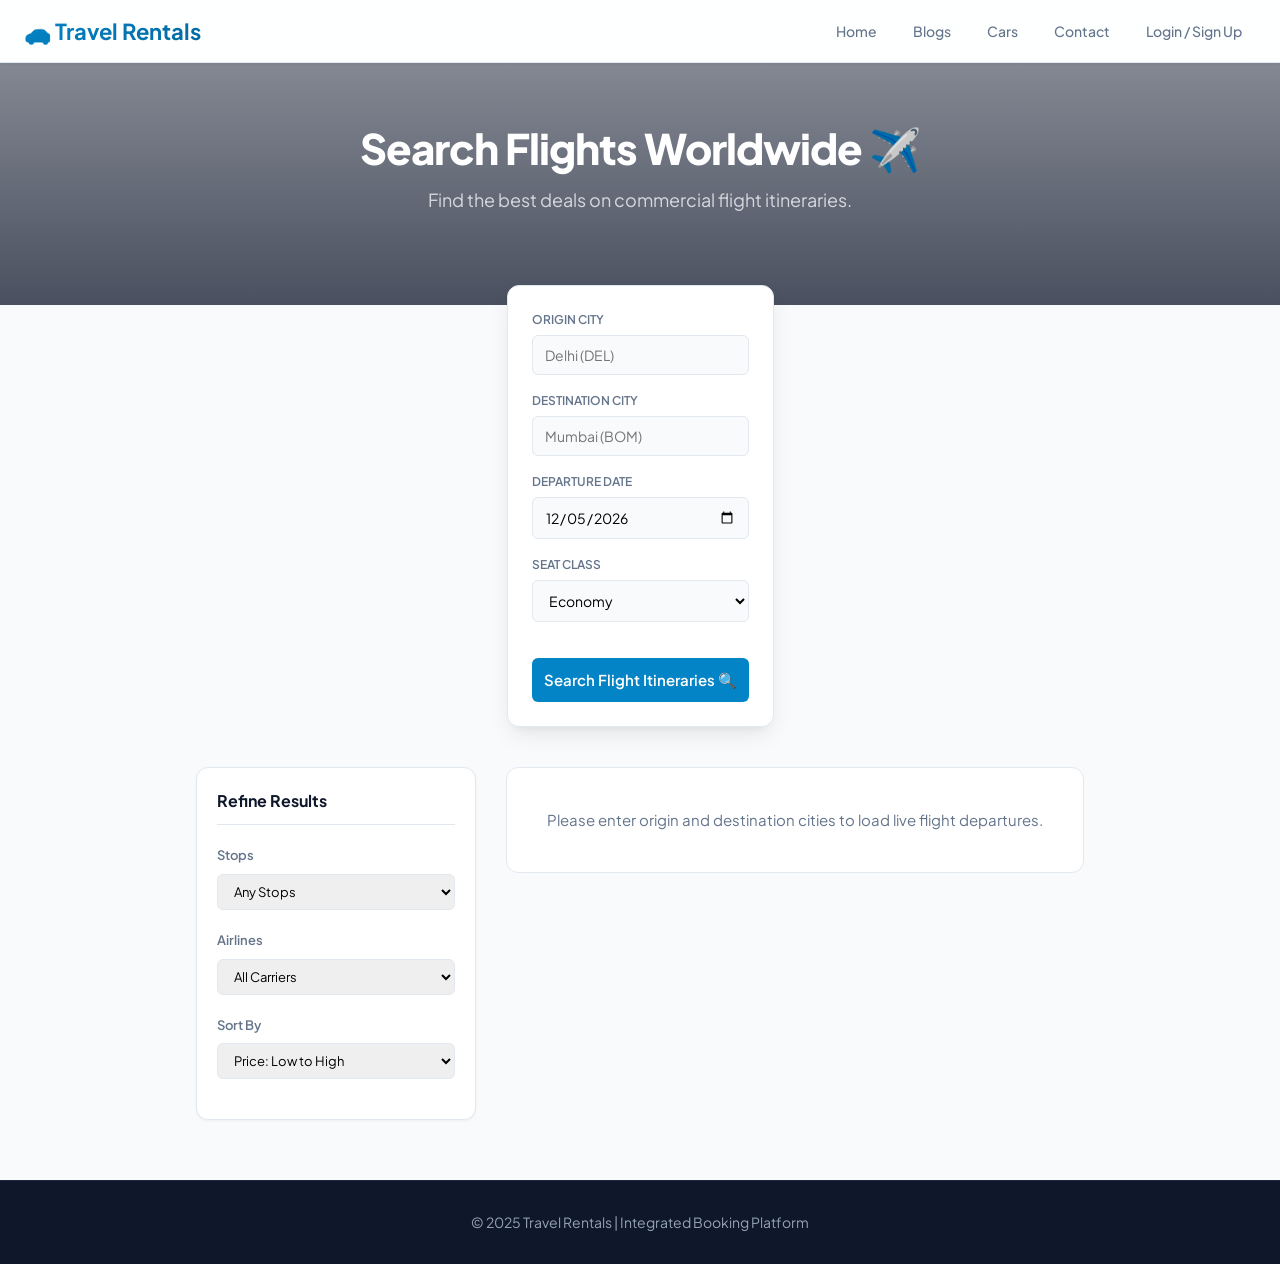
<file: flights.html>
<!DOCTYPE html>
<html lang="en">
<head>
  <meta charset="UTF-8" />
  <meta name="viewport" content="width=device-width, initial-scale=1.0" />
  <title>Book Flights | Travel Rentals</title>
  <link rel="stylesheet" href="css/style.css" />
</head>
<body>
  <header>
    <h1>🚗 Travel Rentals</h1>
    <nav id="navbar">
      <a href="index.html">Home</a>
      <a href="blogs.html">Blogs</a>
      <a href="cars.html">Cars</a>
      <a href="contact.html">Contact</a>
    </nav>
  </header>

  <!-- Hero Flight Banner -->
  <section class="hero" style="padding: 60px 24px; background: linear-gradient(rgba(15,23,42,0.5), rgba(15,23,42,0.75)), url('https://images.unsplash.com/photo-1436491865332-7a61a109cc05?auto=format&fit=crop&w=1200&q=80') no-repeat center/cover;">
    <h2>Search Flights Worldwide ✈️</h2>
    <p>Find the best deals on commercial flight itineraries.</p>
  </section>

  <!-- Flight Search Form -->
  <div class="search-panel" style="margin-top:-20px; max-width: 1200px;">
    <div class="search-tab-content" style="border-radius: var(--radius-md);">
      <form id="flightSearchForm">
        <div class="search-grid">
          <div class="search-field">
            <label for="from-city">Origin City</label>
            <input type="text" id="from-city" placeholder="Delhi (DEL)" required />
          </div>
          <div class="search-field">
            <label for="to-city">Destination City</label>
            <input type="text" id="to-city" placeholder="Mumbai (BOM)" required />
          </div>
          <div class="search-field">
            <label for="dep-date">Departure Date</label>
            <input type="date" id="dep-date" required />
          </div>
          <div class="search-field">
            <label for="travel-class">Seat Class</label>
            <select id="travel-class">
              <option value="Economy">Economy</option>
              <option value="Business">Business</option>
              <option value="First">First Class</option>
            </select>
          </div>
        </div>
        <button type="submit" class="search-submit-btn">Search Flight Itineraries 🔍</button>
      </form>
    </div>
  </div>

  <div class="results-container">
    <!-- Sidebar Filters -->
    <div class="filters-sidebar">
      <h3>Refine Results</h3>
      
      <div class="filter-group">
        <label for="filter-stops">Stops</label>
        <select id="filter-stops" onchange="applyFilters()">
          <option value="all">Any Stops</option>
          <option value="Non-stop">Non-stop Only</option>
          <option value="1 Stop">1 Stop Only</option>
        </select>
      </div>

      <div class="filter-group">
        <label for="filter-airline">Airlines</label>
        <select id="filter-airline" onchange="applyFilters()">
          <option value="all">All Carriers</option>
          <option value="indigo">IndiGo</option>
          <option value="air india">Air India</option>
          <option value="vistara">Vistara</option>
          <option value="spicejet">SpiceJet</option>
        </select>
      </div>

      <div class="filter-group">
        <label for="sort-by">Sort By</label>
        <select id="sort-by" onchange="applyFilters()">
          <option value="price-asc">Price: Low to High</option>
          <option value="price-desc">Price: High to Low</option>
        </select>
      </div>
    </div>

    <!-- Listings Area -->
    <div class="listings-container">
      
      <!-- Price Tracking Toggle -->
      <div class="price-tracking-widget" id="price-tracking-container" style="display: none;">
        <div class="tracking-info">
          <h4>🔔 Track Flight Ticket Prices</h4>
          <p id="tracking-text">Toggle to get browser alerts for price changes on this route.</p>
        </div>
        <div>
          <label class="switch">
            <input type="checkbox" id="tracking-toggle" onchange="togglePriceTracking(this)" />
            <span class="slider-toggle"></span>
          </label>
        </div>
      </div>

      <div class="listings-list" id="flights-list">
        <!-- Display search state or flight records -->
        <div style="background: var(--bg-card); border: 1px solid var(--border); padding: 40px; text-align: center; border-radius: var(--radius-md);">
          <p style="color: var(--text-muted); font-size: 15px;">Please enter origin and destination cities to load live flight departures.</p>
        </div>
      </div>
    </div>
  </div>

  <footer>
    <p>© 2025 Travel Rentals | Integrated Booking Platform</p>
  </footer>

  <script src="js/db.js"></script>
  <script src="js/auth.js"></script>
  <script src="js/app.js"></script>
  <script>
    // Set default dates
    const dateInput = document.getElementById("dep-date");
    const tomorrow = new Date();
    tomorrow.setDate(tomorrow.getDate() + 1);
    dateInput.value = tomorrow.toISOString().split("T")[0];
    dateInput.min = tomorrow.toISOString().split("T")[0];

    // Global variable containing raw searched flights
    let activeFlightsList = [];
    let currentSearchQuery = null;

    // Trigger Search
    document.getElementById("flightSearchForm").addEventListener("submit", (e) => {
      e.preventDefault();
      const fromCity = document.getElementById("from-city").value.trim();
      const toCity = document.getElementById("to-city").value.trim();
      const depDate = document.getElementById("dep-date").value;
      const seatClass = document.getElementById("travel-class").value;
      
      // Load flight results
      activeFlightsList = getFlights(fromCity, toCity, depDate);
      currentSearchQuery = { fromCity, toCity, date: depDate, seatClass };
      
      // Build Tracker widget status
      setupTrackingWidget();
      
      applyFilters();
    });

    // Handle price tracker checkbox layout and bindings
    function setupTrackingWidget() {
      const widget = document.getElementById("price-tracking-container");
      const toggle = document.getElementById("tracking-toggle");
      const trackingText = document.getElementById("tracking-text");
      
      widget.style.display = "flex";
      trackingText.innerText = `Track prices for ${currentSearchQuery.fromCity.toUpperCase()} to ${currentSearchQuery.toCity.toUpperCase()} (${currentSearchQuery.seatClass})`;
      
      const user = Auth.getCurrentUser();
      if (!user) {
        toggle.checked = false;
        return;
      }
      
      // Check if alert already exists in user settings
      const alerts = DB.getPriceAlerts(user.id);
      const label = `${currentSearchQuery.fromCity.toUpperCase()} to ${currentSearchQuery.toCity.toUpperCase()} (${currentSearchQuery.seatClass})`;
      const exists = alerts.some(a => a.search === label);
      toggle.checked = exists;
    }

    function togglePriceTracking(checkbox) {
      const user = Auth.getCurrentUser();
      if (!user) {
        alert("Please log in to register price alert monitoring on this route.");
        checkbox.checked = false;
        window.location.href = "login.html";
        return;
      }
      
      const label = `${currentSearchQuery.fromCity.toUpperCase()} to ${currentSearchQuery.toCity.toUpperCase()} (${currentSearchQuery.seatClass})`;
      
      if (checkbox.checked) {
        // Find cheapest flight price for search reference
        const prices = activeFlightsList.map(f => f.prices[currentSearchQuery.seatClass]);
        const minPrice = Math.min(...prices) || 4500;
        
        DB.addPriceAlert(user.id, label, minPrice);
        alert(`Price tracker activated! You will receive random price fluctuations notifications.`);
      } else {
        const alerts = DB.getPriceAlerts(user.id);
        const target = alerts.find(a => a.search === label);
        if (target) {
          DB.removePriceAlert(target.id);
          alert("Price tracker deactivated.");
        }
      }
    }

    // Apply Sorting/Filtering
    function applyFilters() {
      if (!activeFlightsList.length) return;
      
      const stopsVal = document.getElementById("filter-stops").value;
      const carrierVal = document.getElementById("filter-airline").value;
      const sortVal = document.getElementById("sort-by").value;
      const seatClass = currentSearchQuery ? currentSearchQuery.seatClass : "Economy";
      
      let filtered = [...activeFlightsList];
      
      // 1. Stops filter
      if (stopsVal !== "all") {
        filtered = filtered.filter(f => f.stops.toLowerCase().includes(stopsVal.toLowerCase()));
      }
      
      // 2. Carrier filter
      if (carrierVal !== "all") {
        filtered = filtered.filter(f => f.airline.toLowerCase().includes(carrierVal));
      }
      
      // 3. Sorting
      if (sortVal === "price-asc") {
        filtered.sort((a, b) => a.prices[seatClass] - b.prices[seatClass]);
      } else {
        filtered.sort((a, b) => b.prices[seatClass] - a.prices[seatClass]);
      }
      
      renderFlights(filtered);
    }

    function renderFlights(flights) {
      const list = document.getElementById("flights-list");
      list.innerHTML = "";
      
      if (flights.length === 0) {
        list.innerHTML = `
          <div style="background: var(--bg-card); border: 1px solid var(--border); padding: 40px; text-align: center; border-radius: var(--radius-md);">
            <p style="color: var(--text-muted); font-size: 15px;">No flight departures found matching your filter selection.</p>
          </div>
        `;
        return;
      }
      
      const seatClass = currentSearchQuery.seatClass;
      
      flights.forEach(f => {
        const card = document.createElement("div");
        card.className = "flight-card";
        
        const price = f.prices[seatClass];
        const statusClass = f.status.includes("Delayed") ? "status-delayed" : "status-ontime";
        
        card.innerHTML = `
          <div class="flight-info">
            <div class="flight-logo-code">
              <span class="flight-logo">${f.logo}</span>
              <span class="flight-code">${f.code}</span>
            </div>
            
            <div class="flight-time-box">
              <span class="flight-time">${f.departure}</span>
              <span class="flight-airport">${f.from}</span>
            </div>
            
            <div class="flight-duration-box">
              <span class="flight-duration">${f.duration}</span>
              <div class="flight-stops-line">
                <span class="flight-stops-dot"></span>
              </div>
              <span class="flight-stops">${f.stops}</span>
            </div>
            
            <div class="flight-time-box">
              <span class="flight-time">${f.arrival}</span>
              <span class="flight-airport">${f.to}</span>
            </div>
            
            <div>
              <div style="font-weight: 700; font-size:14px; margin-bottom: 4px;">${f.airline}</div>
              <span class="flight-status-badge ${statusClass}">${f.status}</span>
            </div>
          </div>
          
          <div class="flight-action-box">
            <div class="price-label">Price (${seatClass})</div>
            <div class="price-value">₹${price}</div>
            <button class="book-btn" style="margin-top:8px; width:100%;" onclick="bookFlight('${f.id}', ${price})">Select Flight</button>
          </div>
        `;
        list.appendChild(card);
      });
    }

    function bookFlight(flightId, price) {
      const flight = activeFlightsList.find(f => f.id === flightId);
      if (!flight) return;
      
      // Store checkout structure in cart
      const cartItem = {
        id: flight.id,
        airline: flight.airline,
        code: flight.code,
        logo: flight.logo,
        from: flight.from,
        to: flight.to,
        departure: flight.departure,
        arrival: flight.arrival,
        seatClass: currentSearchQuery.seatClass,
        date: currentSearchQuery.date,
        price
      };
      
      DB.addToCart("flight", cartItem);
      
      // Alert user & ask to redirect to Checkout
      if (confirm("Flight added to booking cart! Would you like to proceed to Checkout now?")) {
        window.location.href = "checkout.html";
      } else {
        updateNavbar();
      }
    }
  </script>
</body>
</html>
</file>
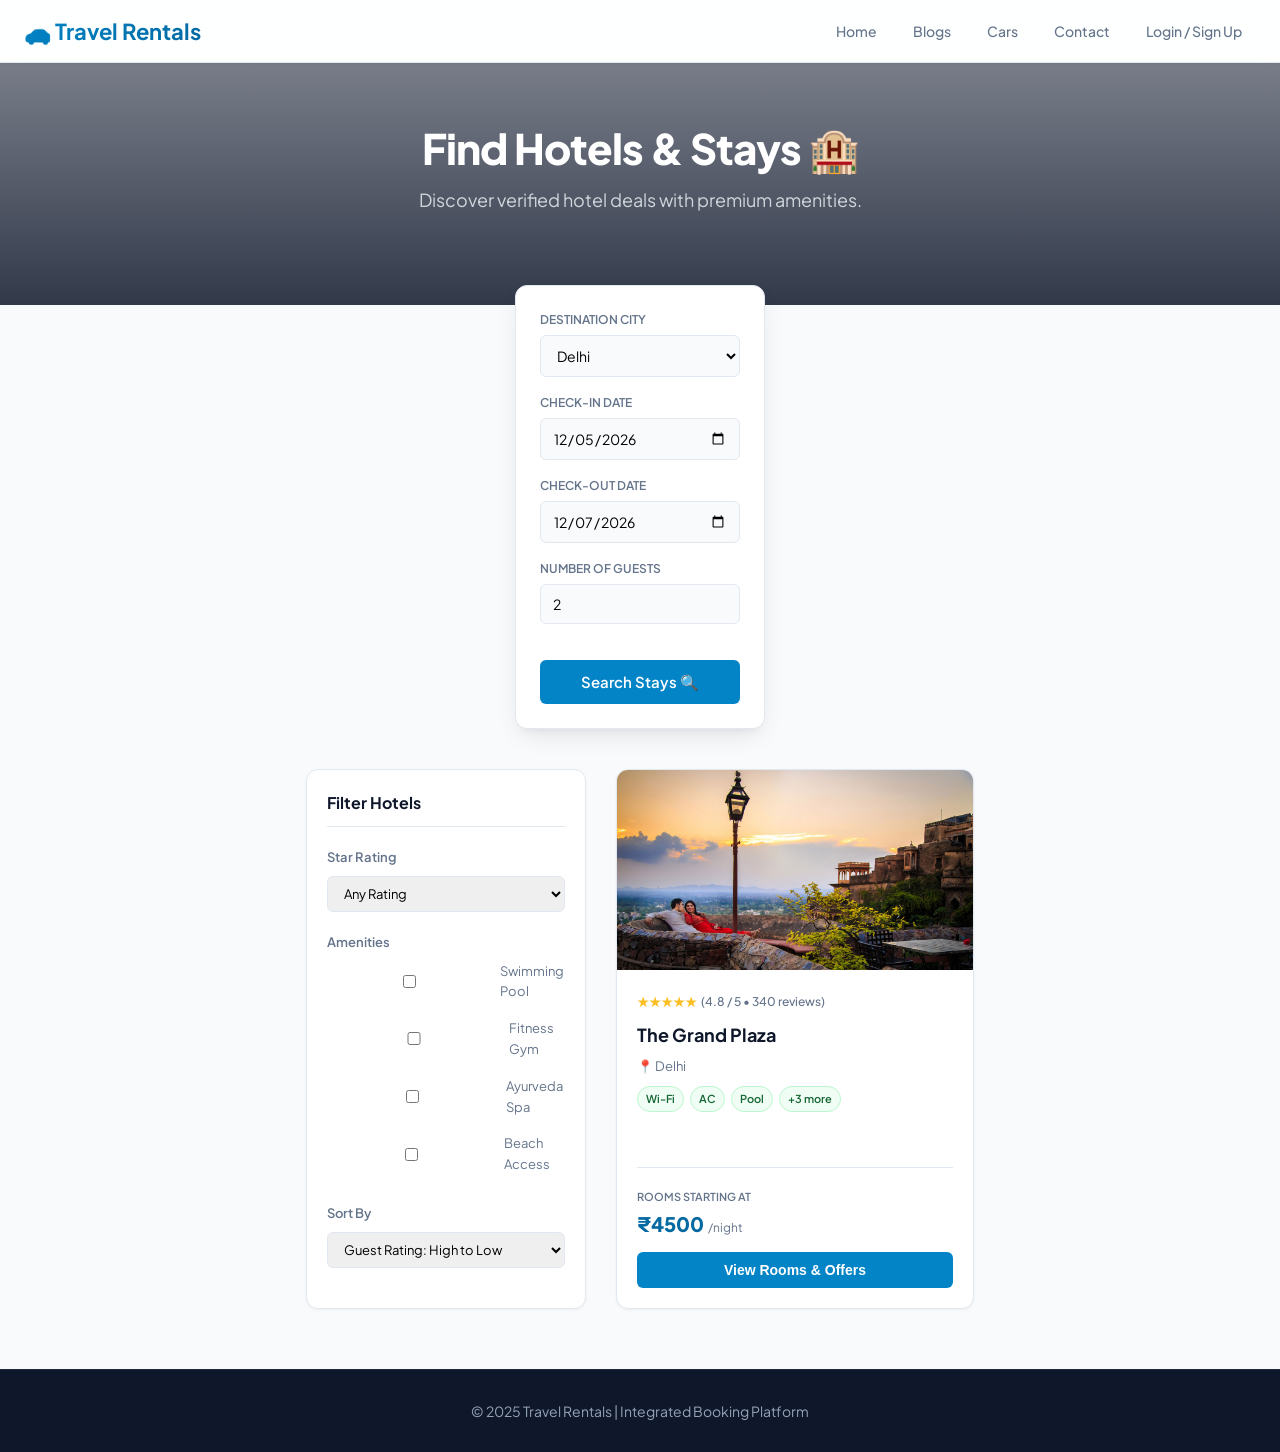
<file: hotels.html>
<!DOCTYPE html>
<html lang="en">
<head>
  <meta charset="UTF-8" />
  <meta name="viewport" content="width=device-width, initial-scale=1.0" />
  <title>Book Hotels | Travel Rentals</title>
  <link rel="stylesheet" href="css/style.css" />
</head>
<body>
  <header>
    <h1>🚗 Travel Rentals</h1>
    <nav id="navbar">
      <a href="index.html">Home</a>
      <a href="blogs.html">Blogs</a>
      <a href="cars.html">Cars</a>
      <a href="contact.html">Contact</a>
    </nav>
  </header>

  <!-- Hero Banner -->
  <section class="hero" style="padding: 60px 24px; background: linear-gradient(rgba(15,23,42,0.55), rgba(15,23,42,0.85)), url('https://images.unsplash.com/photo-1566073771259-6a8506099945?auto=format&fit=crop&w=1200&q=80') no-repeat center/cover;">
    <h2>Find Hotels & Stays 🏨</h2>
    <p>Discover verified hotel deals with premium amenities.</p>
  </section>

  <!-- Hotel Search Form -->
  <div class="search-panel" style="margin-top:-20px; max-width: 1200px;">
    <div class="search-tab-content" style="border-radius: var(--radius-md);">
      <form id="hotelSearchForm">
        <div class="search-grid">
          <div class="search-field">
            <label for="hotel-destination">Destination City</label>
            <select id="hotel-destination" required>
              <option value="Delhi">Delhi</option>
              <option value="Goa">Goa</option>
              <option value="Jaipur">Jaipur</option>
              <option value="Kerala">Kerala</option>
            </select>
          </div>
          <div class="search-field">
            <label for="checkin-date">Check-In Date</label>
            <input type="date" id="checkin-date" required />
          </div>
          <div class="search-field">
            <label for="checkout-date">Check-Out Date</label>
            <input type="date" id="checkout-date" required />
          </div>
          <div class="search-field">
            <label for="hotel-guests">Number of Guests</label>
            <input type="number" id="hotel-guests" min="1" max="10" value="2" required />
          </div>
        </div>
        <button type="submit" class="search-submit-btn">Search Stays 🔍</button>
      </form>
    </div>
  </div>

  <div class="results-container">
    <!-- Sidebar Filters -->
    <div class="filters-sidebar">
      <h3>Filter Hotels</h3>
      
      <div class="filter-group">
        <label for="filter-stars">Star Rating</label>
        <select id="filter-stars" onchange="applyFilters()">
          <option value="all">Any Rating</option>
          <option value="5">5 Star Only</option>
          <option value="4">4 Star & Above</option>
        </select>
      </div>

      <div class="filter-group">
        <label>Amenities</label>
        <div style="display:flex; flex-direction:column; gap:8px; font-size:13px; margin-top:8px;">
          <label style="display:flex; align-items:center; gap:8px; font-weight:normal;">
            <input type="checkbox" class="amenity-chk" value="Pool" onchange="applyFilters()" /> Swimming Pool
          </label>
          <label style="display:flex; align-items:center; gap:8px; font-weight:normal;">
            <input type="checkbox" class="amenity-chk" value="Gym" onchange="applyFilters()" /> Fitness Gym
          </label>
          <label style="display:flex; align-items:center; gap:8px; font-weight:normal;">
            <input type="checkbox" class="amenity-chk" value="Spa" onchange="applyFilters()" /> Ayurveda Spa
          </label>
          <label style="display:flex; align-items:center; gap:8px; font-weight:normal;">
            <input type="checkbox" class="amenity-chk" value="Beach Access" onchange="applyFilters()" /> Beach Access
          </label>
        </div>
      </div>

      <div class="filter-group">
        <label for="sort-by">Sort By</label>
        <select id="sort-by" onchange="applyFilters()">
          <option value="rating-desc">Guest Rating: High to Low</option>
          <option value="name-asc">Alphabetical (A-Z)</option>
        </select>
      </div>
    </div>

    <!-- Listings Area -->
    <div class="listings-grid" id="hotels-list">
      <!-- Dynamically rendered -->
    </div>
  </div>

  <!-- Rooms Selector Modal Overlay -->
  <div class="modal-overlay" id="roomsModal">
    <div class="modal-content">
      <button class="modal-close" onclick="closeRoomsModal()">✕</button>
      <h3 style="font-size: 20px; margin-bottom: 6px;" id="modal-hotel-title">Select Room Type</h3>
      <p style="color:var(--text-muted); font-size:13px; margin-bottom: 20px;" id="modal-hotel-meta"></p>
      
      <div id="modal-rooms-container" style="display:flex; flex-direction:column; gap:16px;">
        <!-- Rooms list injected here -->
      </div>
    </div>
  </div>

  <footer>
    <p>© 2025 Travel Rentals | Integrated Booking Platform</p>
  </footer>

  <script src="js/db.js"></script>
  <script src="js/auth.js"></script>
  <script src="js/app.js"></script>
  <script>
    // Set default check-in/out dates
    const checkin = document.getElementById("checkin-date");
    const checkout = document.getElementById("checkout-date");
    
    const today = new Date();
    const tomorrow = new Date();
    tomorrow.setDate(today.getDate() + 1);
    const dayAfter = new Date();
    dayAfter.setDate(today.getDate() + 3);
    
    checkin.value = tomorrow.toISOString().split("T")[0];
    checkin.min = tomorrow.toISOString().split("T")[0];
    checkout.value = dayAfter.toISOString().split("T")[0];
    checkout.min = dayAfter.toISOString().split("T")[0];

    // Align checkout min validation based on checkin changes
    checkin.addEventListener("change", () => {
      const minDate = new Date(checkin.value);
      minDate.setDate(minDate.getDate() + 1);
      checkout.min = minDate.toISOString().split("T")[0];
      if (new Date(checkout.value) <= new Date(checkin.value)) {
        checkout.value = minDate.toISOString().split("T")[0];
      }
    });

    let currentHotelsList = [];
    let currentSearch = null;
    let selectedHotelForRoom = null;

    // Load initial listings matching first destination
    window.addEventListener("DOMContentLoaded", () => {
      triggerSearch();
    });

    document.getElementById("hotelSearchForm").addEventListener("submit", (e) => {
      e.preventDefault();
      triggerSearch();
    });

    function triggerSearch() {
      const dest = document.getElementById("hotel-destination").value;
      const ci = document.getElementById("checkin-date").value;
      const co = document.getElementById("checkout-date").value;
      const guests = parseInt(document.getElementById("hotel-guests").value);
      
      currentSearch = { destination: dest, checkIn: ci, checkOut: co, guests };
      
      // Filter DB data matching destination
      currentHotelsList = HOTELS_DATA.filter(h => h.location.toLowerCase() === dest.toLowerCase());
      
      applyFilters();
    }

    function applyFilters() {
      if (!currentHotelsList.length) {
        renderHotels([]);
        return;
      }
      
      const stars = document.getElementById("filter-stars").value;
      const sortBy = document.getElementById("sort-by").value;
      
      // Collect selected amenities
      const checkboxes = document.querySelectorAll(".amenity-chk:checked");
      const selectedAmenities = Array.from(checkboxes).map(c => c.value);
      
      let filtered = [...currentHotelsList];
      
      // 1. Stars Rating filter
      if (stars !== "all") {
        const minStars = parseInt(stars);
        filtered = filtered.filter(h => h.stars >= minStars);
      }
      
      // 2. Amenities check filter (must have all checked amenities)
      if (selectedAmenities.length > 0) {
        filtered = filtered.filter(h => 
          selectedAmenities.every(a => h.amenities.includes(a))
        );
      }
      
      // 3. Sorting
      if (sortBy === "rating-desc") {
        filtered.sort((a, b) => b.rating - a.rating);
      } else if (sortBy === "name-asc") {
        filtered.sort((a, b) => a.name.localeCompare(b.name));
      }
      
      renderHotels(filtered);
    }

    function renderHotels(hotels) {
      const container = document.getElementById("hotels-list");
      container.innerHTML = "";
      
      if (hotels.length === 0) {
        container.innerHTML = `
          <div style="grid-column: 1/-1; background: var(--bg-card); border: 1px solid var(--border); padding: 40px; text-align: center; border-radius: var(--radius-md);">
            <p style="color: var(--text-muted); font-size: 15px;">No hotels found matching your search and filter criteria.</p>
          </div>
        `;
        return;
      }
      
      hotels.forEach(h => {
        const card = document.createElement("div");
        card.className = "hotel-card";
        
        let starsHtml = "";
        for (let i = 0; i < h.stars; i++) starsHtml += "★";
        
        let amenityBadges = h.amenities.slice(0, 3).map(a => `<span class="amenity-badge">${a}</span>`).join("");
        
        // Find minimum room price
        const minPrice = Math.min(...h.roomTypes.map(r => r.price));
        
        card.innerHTML = `
          <img src="${h.image}" alt="${h.name}" />
          <div class="card-content">
            <div class="rating-stars">${starsHtml} <span class="rating-text">(${h.rating} / 5 • ${h.reviewsCount} reviews)</span></div>
            <h3 class="card-title">${h.name}</h3>
            <p style="color:var(--text-muted); font-size:13px; margin-bottom:10px;">📍 ${h.location}</p>
            
            <div class="amenity-list">
              ${amenityBadges}
              ${h.amenities.length > 3 ? `<span class="amenity-badge">+${h.amenities.length - 3} more</span>` : ""}
            </div>
            
            <div class="price-container">
              <div>
                <span class="price-label">Rooms Starting At</span>
                <div class="price-value">₹${minPrice} <span style="font-size:12px; color:var(--text-muted); font-weight:normal;">/night</span></div>
              </div>
            </div>
            <button class="book-btn" onclick="openRoomsModal('${h.id}')">View Rooms & Offers</button>
          </div>
        `;
        container.appendChild(card);
      });
    }

    // Rooms Selection Modal triggers
    function openRoomsModal(hotelId) {
      const hotel = HOTELS_DATA.find(h => h.id === hotelId);
      if (!hotel) return;
      
      selectedHotelForRoom = hotel;
      
      document.getElementById("modal-hotel-title").innerText = hotel.name;
      
      const nights = getDaysDiff(currentSearch.checkIn, currentSearch.checkOut);
      document.getElementById("modal-hotel-meta").innerText = `📍 ${hotel.location} • Staying for ${nights} Nights (${currentSearch.checkIn} to ${currentSearch.checkOut}) • ${currentSearch.guests} Guests`;
      
      const container = document.getElementById("modal-rooms-container");
      container.innerHTML = "";
      
      hotel.roomTypes.forEach(r => {
        const item = document.createElement("div");
        item.style.padding = "16px";
        item.style.border = "1px solid var(--border)";
        item.style.borderRadius = "var(--radius-sm)";
        item.style.display = "flex";
        item.style.justifyContent = "space-between";
        item.style.alignItems = "center";
        item.style.gap = "16px";
        
        item.innerHTML = `
          <div>
            <div style="font-weight:700; font-size:15px; margin-bottom:4px;">${r.type}</div>
            <div style="font-size:12px; color:var(--text-muted); margin-bottom:6px;">${r.description}</div>
            <div style="font-size:12px; font-weight:600; color:#16a34a;">✓ Free Cancellation available</div>
          </div>
          <div style="text-align:right; flex-shrink:0;">
            <div style="font-size:18px; font-weight:800; color:var(--primary-dark);">₹${r.price} <span style="font-size:11px; font-weight:normal; color:var(--text-muted);">/night</span></div>
            <div style="font-size:11px; color:var(--text-muted); margin-bottom:8px;">Total: ₹${r.price * nights}</div>
            <button class="book-btn" style="margin:0; font-size:12px; padding:6px 12px;" onclick="bookRoom('${r.type}', ${r.price})">Select</button>
          </div>
        `;
        container.appendChild(item);
      });
      
      document.getElementById("roomsModal").style.display = "flex";
    }

    function closeRoomsModal() {
      document.getElementById("roomsModal").style.display = "none";
    }

    function bookRoom(roomType, pricePerNight) {
      if (!selectedHotelForRoom) return;
      
      const nights = getDaysDiff(currentSearch.checkIn, currentSearch.checkOut);
      const totalPrice = pricePerNight * nights;
      
      const cartItem = {
        id: selectedHotelForRoom.id,
        name: selectedHotelForRoom.name,
        location: selectedHotelForRoom.location,
        checkIn: currentSearch.checkIn,
        checkOut: currentSearch.checkOut,
        nights,
        guests: currentSearch.guests,
        roomType,
        pricePerNight,
        price: totalPrice,
        amenities: selectedHotelForRoom.amenities
      };
      
      DB.addToCart("hotel", cartItem);
      
      closeRoomsModal();
      
      if (confirm("Accommodation added to booking cart! Would you like to proceed to Checkout?")) {
        window.location.href = "checkout.html";
      } else {
        updateNavbar();
      }
    }
  </script>
</body>
</html>
</file>
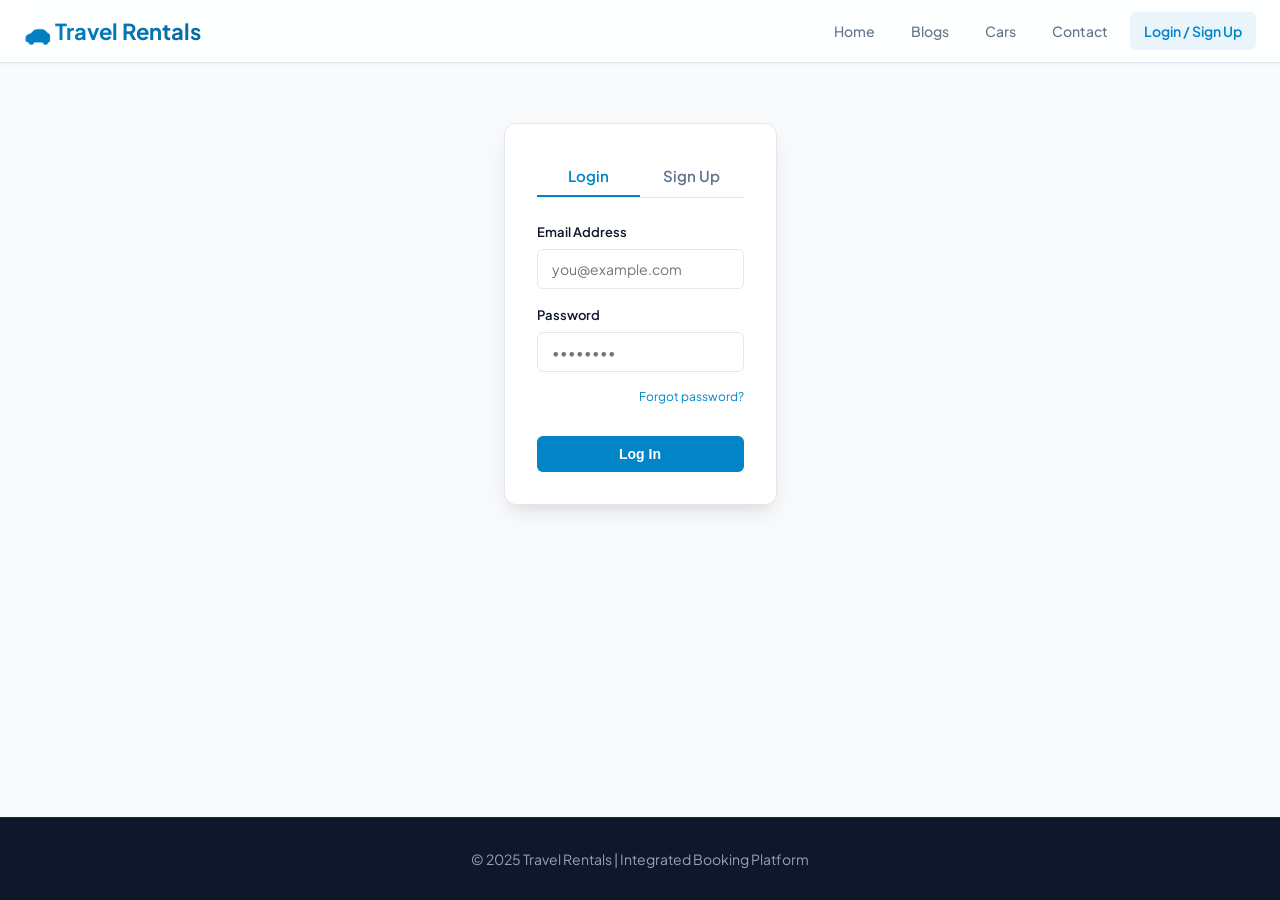
<file: login.html>
<!DOCTYPE html>
<html lang="en">
<head>
  <meta charset="UTF-8" />
  <meta name="viewport" content="width=device-width, initial-scale=1.0" />
  <title>Login & Sign Up | Travel Rentals</title>
  <link rel="stylesheet" href="css/style.css" />
</head>
<body>
  <header>
    <h1>🚗 Travel Rentals</h1>
    <nav id="navbar">
      <a href="index.html">Home</a>
      <a href="blogs.html">Blogs</a>
      <a href="cars.html">Cars</a>
      <a href="contact.html">Contact</a>
    </nav>
  </header>

  <div class="auth-box">
    <div class="auth-tabs">
      <button class="auth-tab-btn active" onclick="switchAuthTab('login')">Login</button>
      <button class="auth-tab-btn" onclick="switchAuthTab('signup')">Sign Up</button>
    </div>

    <!-- Login Panel -->
    <div id="login-panel" class="auth-panel">
      <form id="loginForm">
        <div class="form-group">
          <label for="login-email">Email Address</label>
          <input type="email" id="login-email" required placeholder="you@example.com" />
        </div>
        <div class="form-group">
          <label for="login-password">Password</label>
          <input type="password" id="login-password" required placeholder="••••••••" />
        </div>
        <div style="text-align: right; margin-top: -6px;">
          <a href="#" style="font-size: 12px; color: var(--primary); text-decoration: none;" onclick="switchAuthTab('recover')">Forgot password?</a>
        </div>
        <button type="submit" class="book-btn">Log In</button>
      </form>
    </div>

    <!-- Signup Panel -->
    <div id="signup-panel" class="auth-panel" style="display: none;">
      <form id="signupForm">
        <div class="form-group">
          <label for="signup-name">Full Name</label>
          <input type="text" id="signup-name" required placeholder="John Doe" />
        </div>
        <div class="form-group">
          <label for="signup-email">Email Address</label>
          <input type="email" id="signup-email" required placeholder="john@example.com" />
        </div>
        <div class="form-group">
          <label for="signup-password">Password</label>
          <input type="password" id="signup-password" required minlength="6" placeholder="At least 6 characters" />
        </div>
        <button type="submit" class="book-btn">Create Account</button>
      </form>
    </div>

    <!-- Recovery Panel -->
    <div id="recover-panel" class="auth-panel" style="display: none;">
      <h3 style="font-size: 16px; margin-bottom: 12px; color: var(--text-main);">Password Recovery</h3>
      <p style="font-size: 13px; color: var(--text-muted); margin-bottom: 16px;">
        Enter your email address and we'll send a password recovery voucher code to your inbox (simulated).
      </p>
      <form id="recoverForm">
        <div class="form-group">
          <label for="recover-email">Email Address</label>
          <input type="email" id="recover-email" required placeholder="you@example.com" />
        </div>
        <button type="submit" class="book-btn">Request Recovery Code</button>
        <button type="button" class="book-btn" style="background: #e2e8f0; color: var(--text-main); margin-top: 4px;" onclick="switchAuthTab('login')">Back to Login</button>
      </form>
    </div>
  </div>

  <footer>
    <p>© 2025 Travel Rentals | Integrated Booking Platform</p>
  </footer>

  <script src="js/db.js"></script>
  <script src="js/auth.js"></script>
  <script src="js/app.js"></script>
  <script>
    // Tab switching logic
    function switchAuthTab(tab) {
      const tabs = document.querySelectorAll(".auth-tab-btn");
      const panels = document.querySelectorAll(".auth-panel");
      
      panels.forEach(p => p.style.display = "none");
      tabs.forEach(t => t.classList.remove("active"));
      
      if (tab === 'login') {
        document.getElementById("login-panel").style.display = "block";
        tabs[0].classList.add("active");
      } else if (tab === 'signup') {
        document.getElementById("signup-panel").style.display = "block";
        tabs[1].classList.add("active");
      } else if (tab === 'recover') {
        document.getElementById("recover-panel").style.display = "block";
      }
    }

    // Handles submissions
    document.getElementById("loginForm").addEventListener("submit", (e) => {
      e.preventDefault();
      const email = document.getElementById("login-email").value;
      const pass = document.getElementById("login-password").value;
      
      const res = Auth.login(email, pass);
      if (res.success) {
        alert("Logged in successfully! Welcome back, " + res.user.name);
        window.location.href = "index.html";
      } else {
        alert(res.message);
      }
    });

    document.getElementById("signupForm").addEventListener("submit", (e) => {
      e.preventDefault();
      const name = document.getElementById("signup-name").value;
      const email = document.getElementById("signup-email").value;
      const pass = document.getElementById("signup-password").value;
      
      const res = Auth.register(name, email, pass);
      if (res.success) {
        alert("Account created successfully! Welcome, " + name);
        window.location.href = "index.html";
      } else {
        alert(res.message);
      }
    });

    document.getElementById("recoverForm").addEventListener("submit", (e) => {
      e.preventDefault();
      const email = document.getElementById("recover-email").value;
      alert("A password recovery link has been simulated for " + email + ". (In a production environment, this triggers an SMTP request).");
      switchAuthTab('login');
    });

    // Check if user is already logged in, redirect to dashboard if so
    if (Auth.getCurrentUser()) {
      window.location.href = "dashboard.html";
    }
  </script>
</body>
</html>
</file>
<file: css/style.css>
/* Travel Rentals Modern Design System & Style Sheets */

@import url('https://fonts.googleapis.com/css2?family=Plus+Jakarta+Sans:wght@300;400;500;600;700&display=swap');

:root {
  --primary: #0284c7;        /* Sky Blue */
  --primary-dark: #0369a1;   /* Dark Sky Blue */
  --secondary: #f59e0b;      /* Warm Amber Accent */
  --secondary-hover: #d97706;
  --bg-main: #f8fafc;        /* Slate Light */
  --bg-card: #ffffff;
  --text-main: #0f172a;      /* Dark Slate */
  --text-muted: #64748b;
  --text-light: #f1f5f9;
  --border: #e2e8f0;
  --success: #10b981;
  --danger: #ef4444;
  --shadow-sm: 0 1px 3px rgba(0,0,0,0.05);
  --shadow-md: 0 4px 15px -3px rgba(0,0,0,0.08), 0 2px 6px -2px rgba(0,0,0,0.04);
  --shadow-lg: 0 10px 25px -5px rgba(0,0,0,0.1), 0 8px 10px -6px rgba(0,0,0,0.05);
  --radius-sm: 6px;
  --radius-md: 12px;
  --radius-lg: 20px;
  --font: 'Plus Jakarta Sans', sans-serif;
  --transition: all 0.3s cubic-bezier(0.4, 0, 0.2, 1);
}

/* Base Styles */
* {
  box-sizing: border-box;
  margin: 0;
  padding: 0;
}

body {
  font-family: var(--font);
  background-color: var(--bg-main);
  color: var(--text-main);
  line-height: 1.6;
  display: flex;
  flex-direction: column;
  min-height: 100vh;
}

/* Header & Nav */
header {
  background: rgba(255, 255, 255, 0.85);
  backdrop-filter: blur(12px);
  -webkit-backdrop-filter: blur(12px);
  border-bottom: 1px solid var(--border);
  position: sticky;
  top: 0;
  z-index: 1000;
  padding: 12px 24px;
  display: flex;
  justify-content: space-between;
  align-items: center;
  box-shadow: var(--shadow-sm);
  transition: var(--transition);
}

header h1 {
  font-size: 22px;
  font-weight: 700;
  background: linear-gradient(135deg, var(--primary), var(--primary-dark));
  -webkit-background-clip: text;
  -webkit-text-fill-color: transparent;
  display: flex;
  align-items: center;
  gap: 8px;
}

nav {
  display: flex;
  align-items: center;
  gap: 8px;
}

nav a {
  color: var(--text-muted);
  text-decoration: none;
  font-weight: 500;
  font-size: 14px;
  padding: 8px 14px;
  border-radius: var(--radius-sm);
  transition: var(--transition);
}

nav a:hover {
  color: var(--primary);
  background: rgba(2, 132, 199, 0.05);
}

nav a.active {
  color: var(--primary);
  background: rgba(2, 132, 199, 0.08);
  font-weight: 600;
}

/* Nav Cart Badge */
.cart-badge {
  background: var(--danger);
  color: white;
  border-radius: 50%;
  padding: 2px 7px;
  font-size: 11px;
  font-weight: 700;
  margin-left: 4px;
  display: inline-block;
  vertical-align: middle;
}

/* Hero Section */
.hero {
  padding: 100px 24px;
  background: linear-gradient(rgba(15, 23, 42, 0.65), rgba(15, 23, 42, 0.85)), 
              url('https://images.unsplash.com/photo-1506012787146-f92b2d7d6d96?auto=format&fit=crop&w=1600&q=80') no-repeat center center/cover;
  color: white;
  text-align: center;
  position: relative;
  overflow: hidden;
}

.hero h2 {
  font-size: 42px;
  font-weight: 800;
  margin-bottom: 12px;
  letter-spacing: -1px;
  line-height: 1.2;
}

.hero p {
  font-size: 18px;
  color: rgba(241, 245, 249, 0.8);
  max-width: 600px;
  margin: 0 auto 30px;
}

.hero .btn {
  background: var(--secondary);
  color: var(--text-main);
  padding: 12px 28px;
  border-radius: var(--radius-sm);
  text-decoration: none;
  font-weight: 600;
  font-size: 15px;
  box-shadow: 0 4px 14px rgba(245, 158, 11, 0.4);
  transition: var(--transition);
  border: none;
  cursor: pointer;
  display: inline-block;
}

.hero .btn:hover {
  background: var(--secondary-hover);
  transform: translateY(-2px);
}

/* Dynamic Tabbed Search Panel */
.search-panel {
  max-width: 1000px;
  margin: -40px auto 40px;
  position: relative;
  z-index: 10;
  padding: 0 16px;
}

.search-tabs {
  display: flex;
  background: #f1f5f9;
  border-radius: var(--radius-md) var(--radius-md) 0 0;
  overflow: hidden;
  max-width: fit-content;
}

.search-tab-btn {
  background: none;
  border: none;
  padding: 12px 24px;
  font-family: var(--font);
  font-size: 14px;
  font-weight: 600;
  color: var(--text-muted);
  cursor: pointer;
  display: flex;
  align-items: center;
  gap: 8px;
  transition: var(--transition);
}

.search-tab-btn.active {
  background: var(--bg-card);
  color: var(--primary);
}

.search-tab-content {
  background: var(--bg-card);
  border-radius: 0 var(--radius-md) var(--radius-md) var(--radius-md);
  padding: 24px;
  box-shadow: var(--shadow-lg);
  border: 1px solid var(--border);
}

.search-tab-pane {
  display: none;
}

.search-tab-pane.active {
  display: block;
}

.search-grid {
  display: grid;
  grid-template-columns: repeat(auto-fit, minmax(200px, 1fr));
  gap: 16px;
  margin-bottom: 20px;
}

.search-field {
  display: flex;
  flex-direction: column;
  gap: 6px;
}

.search-field label {
  font-size: 12px;
  font-weight: 600;
  color: var(--text-muted);
  text-transform: uppercase;
}

.search-field input, .search-field select {
  padding: 10px 12px;
  border: 1px solid var(--border);
  border-radius: var(--radius-sm);
  font-family: var(--font);
  font-size: 14px;
  background: #f8fafc;
  outline: none;
  transition: var(--transition);
}

.search-field input:focus, .search-field select:focus {
  border-color: var(--primary);
  background: #fff;
  box-shadow: 0 0 0 3px rgba(2, 132, 199, 0.15);
}

.search-submit-btn {
  width: 100%;
  background: var(--primary);
  color: white;
  border: none;
  padding: 12px;
  font-family: var(--font);
  font-size: 15px;
  font-weight: 600;
  border-radius: var(--radius-sm);
  cursor: pointer;
  transition: var(--transition);
  display: flex;
  align-items: center;
  justify-content: center;
  gap: 8px;
}

.search-submit-btn:hover {
  background: var(--primary-dark);
}

/* Slider Section */
.slider-section {
  text-align: center;
  padding: 60px 24px;
  max-width: 1200px;
  margin: 0 auto;
}

.slider-section h2 {
  font-size: 28px;
  font-weight: 700;
  margin-bottom: 8px;
}

.slider-container {
  position: relative;
  max-width: 1000px;
  margin: 30px auto 0;
  overflow: hidden;
  border-radius: var(--radius-lg);
  box-shadow: var(--shadow-lg);
}

.slider {
  display: flex;
  transition: transform 0.6s cubic-bezier(0.4, 0, 0.2, 1);
}

.slider img {
  width: 100%;
  height: 480px;
  object-fit: cover;
  flex-shrink: 0;
}

.slider-container button {
  position: absolute;
  top: 50%;
  transform: translateY(-50%);
  background: rgba(15, 23, 42, 0.6);
  color: white;
  border: none;
  width: 44px;
  height: 44px;
  font-size: 20px;
  cursor: pointer;
  border-radius: 50%;
  display: flex;
  align-items: center;
  justify-content: center;
  backdrop-filter: blur(4px);
  transition: var(--transition);
}

.slider-container button:hover {
  background: rgba(15, 23, 42, 0.9);
}

.prev { left: 20px; }
.next { right: 20px; }

/* Main Content Areas */
.about, .contact, .login-container {
  padding: 60px 24px;
  max-width: 800px;
  margin: 0 auto;
}

.about h2, .contact h2 {
  font-size: 28px;
  text-align: center;
  margin-bottom: 12px;
}

.about p {
  text-align: center;
  color: var(--text-muted);
  font-size: 16px;
  max-width: 600px;
  margin: 0 auto;
}

/* Grids for Listings */
.results-container {
  max-width: 1200px;
  margin: 0 auto 60px;
  padding: 0 24px;
  display: grid;
  grid-template-columns: 280px 1fr;
  gap: 30px;
}

/* Filters Sidebar */
.filters-sidebar {
  background: var(--bg-card);
  border: 1px solid var(--border);
  border-radius: var(--radius-md);
  padding: 20px;
  box-shadow: var(--shadow-sm);
  height: fit-content;
  position: sticky;
  top: 90px;
}

.filters-sidebar h3 {
  font-size: 16px;
  font-weight: 700;
  margin-bottom: 20px;
  border-bottom: 1px solid var(--border);
  padding-bottom: 10px;
}

.filter-group {
  margin-bottom: 20px;
}

.filter-group label {
  display: block;
  font-size: 13px;
  font-weight: 600;
  color: var(--text-muted);
  margin-bottom: 8px;
}

.filter-group select, .filter-group input {
  width: 100%;
  padding: 8px 12px;
  border: 1px solid var(--border);
  border-radius: var(--radius-sm);
  font-family: var(--font);
  font-size: 13px;
}

/* Listing Grids */
.listings-grid {
  display: grid;
  grid-template-columns: repeat(auto-fill, minmax(280px, 1fr));
  gap: 24px;
}

.listings-list {
  display: flex;
  flex-direction: column;
  gap: 20px;
}

/* Cards Layouts */
.car-card, .hotel-card, .flight-card {
  background: var(--bg-card);
  border: 1px solid var(--border);
  border-radius: var(--radius-md);
  overflow: hidden;
  box-shadow: var(--shadow-sm);
  transition: var(--transition);
  display: flex;
  flex-direction: column;
}

.car-card:hover, .hotel-card:hover, .flight-card:hover {
  transform: translateY(-4px);
  box-shadow: var(--shadow-lg);
  border-color: rgba(2, 132, 199, 0.2);
}

.car-card img, .hotel-card img {
  width: 100%;
  height: 200px;
  object-fit: cover;
}

.card-content {
  padding: 20px;
  display: flex;
  flex-direction: column;
  flex-grow: 1;
}

.card-title {
  font-size: 18px;
  font-weight: 700;
  margin-bottom: 6px;
}

.card-meta {
  font-size: 13px;
  color: var(--text-muted);
  margin-bottom: 12px;
  display: flex;
  flex-wrap: wrap;
  gap: 8px;
}

.meta-badge {
  background: #f1f5f9;
  padding: 2px 8px;
  border-radius: 4px;
  font-weight: 500;
}

.amenity-list {
  display: flex;
  flex-wrap: wrap;
  gap: 6px;
  margin-bottom: 16px;
}

.amenity-badge {
  font-size: 11px;
  background: #f0fdf4;
  color: #166534;
  padding: 3px 8px;
  border-radius: 9999px;
  font-weight: 600;
  border: 1px solid #bbf7d0;
}

.rating-stars {
  color: #fbbf24;
  font-size: 14px;
  margin-bottom: 8px;
  display: flex;
  align-items: center;
  gap: 4px;
}

.rating-text {
  font-size: 12px;
  color: var(--text-muted);
  font-weight: 500;
}

.price-container {
  margin-top: auto;
  border-top: 1px solid var(--border);
  padding-top: 14px;
  display: flex;
  justify-content: space-between;
  align-items: flex-end;
}

.price-label {
  font-size: 11px;
  color: var(--text-muted);
  text-transform: uppercase;
  font-weight: 600;
}

.price-value {
  font-size: 20px;
  font-weight: 800;
  color: var(--primary-dark);
}

.book-btn {
  display: block;
  background: var(--primary);
  color: white;
  text-align: center;
  padding: 10px;
  border-radius: var(--radius-sm);
  text-decoration: none;
  font-weight: 600;
  font-size: 14px;
  margin-top: 12px;
  border: none;
  cursor: pointer;
  transition: var(--transition);
}

.book-btn:hover {
  background: var(--primary-dark);
}

/* Flights Special Card Layout (List Mode) */
.flight-card {
  flex-direction: row;
  align-items: center;
  padding: 20px;
}

.flight-info {
  display: grid;
  grid-template-columns: 80px 1fr 120px 1fr 140px;
  gap: 15px;
  align-items: center;
  flex-grow: 1;
}

.flight-logo-code {
  display: flex;
  flex-direction: column;
  align-items: center;
  text-align: center;
}

.flight-logo {
  font-size: 28px;
}

.flight-code {
  font-size: 12px;
  font-weight: 700;
  color: var(--text-muted);
  margin-top: 4px;
}

.flight-time-box {
  display: flex;
  flex-direction: column;
}

.flight-time {
  font-size: 18px;
  font-weight: 700;
}

.flight-airport {
  font-size: 12px;
  color: var(--text-muted);
}

.flight-duration-box {
  text-align: center;
  position: relative;
}

.flight-duration {
  font-size: 12px;
  color: var(--text-muted);
  font-weight: 500;
}

.flight-stops-line {
  height: 2px;
  background: var(--border);
  position: relative;
  margin: 6px 0;
}

.flight-stops-dot {
  width: 6px;
  height: 6px;
  background: var(--primary);
  border-radius: 50%;
  position: absolute;
  top: -2px;
  left: 50%;
  transform: translateX(-50%);
}

.flight-stops {
  font-size: 11px;
  font-weight: 600;
  color: var(--text-muted);
}

.flight-status-badge {
  font-size: 11px;
  font-weight: 700;
  padding: 3px 8px;
  border-radius: 4px;
  width: fit-content;
}

.status-ontime {
  background: #ecfdf5;
  color: #065f46;
}

.status-delayed {
  background: #fef2f2;
  color: #991b1b;
}

.flight-action-box {
  display: flex;
  flex-direction: column;
  align-items: flex-end;
  border-left: 1px solid var(--border);
  padding-left: 20px;
  justify-content: center;
}

.flight-class-selector {
  margin-bottom: 8px;
  padding: 4px 8px;
  font-family: var(--font);
  font-size: 12px;
  font-weight: 600;
  border-radius: 4px;
  border-color: var(--border);
}

/* Price Tracking Widget */
.price-tracking-widget {
  background: #f0fdfa;
  border: 1px solid #ccfbf1;
  border-radius: var(--radius-md);
  padding: 16px;
  margin-bottom: 24px;
  display: flex;
  justify-content: space-between;
  align-items: center;
}

.tracking-info h4 {
  font-size: 14px;
  font-weight: 700;
  color: #0f766e;
}

.tracking-info p {
  font-size: 12px;
  color: #115e59;
}

/* Switch styling */
.switch {
  position: relative;
  display: inline-block;
  width: 50px;
  height: 26px;
}

.switch input {
  opacity: 0;
  width: 0;
  height: 0;
}

.slider-toggle {
  position: absolute;
  cursor: pointer;
  top: 0;
  left: 0;
  right: 0;
  bottom: 0;
  background-color: #cbd5e1;
  transition: .4s;
  border-radius: 34px;
}

.slider-toggle:before {
  position: absolute;
  content: "";
  height: 18px;
  width: 18px;
  left: 4px;
  bottom: 4px;
  background-color: white;
  transition: .4s;
  border-radius: 50%;
}

input:checked + .slider-toggle {
  background-color: #0d9488;
}

input:checked + .slider-toggle:before {
  transform: translateX(24px);
}

/* Modal and Detail Dialogs */
.modal-overlay {
  position: fixed;
  top: 0;
  left: 0;
  right: 0;
  bottom: 0;
  background: rgba(15, 23, 42, 0.6);
  backdrop-filter: blur(4px);
  display: none;
  align-items: center;
  justify-content: center;
  z-index: 2000;
  padding: 16px;
}

.modal-content {
  background: var(--bg-card);
  border-radius: var(--radius-md);
  max-width: 600px;
  width: 100%;
  padding: 24px;
  box-shadow: var(--shadow-lg);
  border: 1px solid var(--border);
  position: relative;
  animation: modalIn 0.3s ease;
}

@keyframes modalIn {
  from { opacity: 0; transform: scale(0.95); }
  to { opacity: 1; transform: scale(1); }
}

.modal-close {
  position: absolute;
  top: 16px;
  right: 16px;
  font-size: 20px;
  border: none;
  background: none;
  cursor: pointer;
  color: var(--text-muted);
}

/* Checkout View */
.checkout-layout {
  max-width: 1100px;
  margin: 40px auto 60px;
  padding: 0 24px;
  display: grid;
  grid-template-columns: 1fr 380px;
  gap: 30px;
}

.checkout-section {
  background: var(--bg-card);
  border: 1px solid var(--border);
  border-radius: var(--radius-md);
  padding: 24px;
  margin-bottom: 24px;
  box-shadow: var(--shadow-sm);
}

.checkout-section h3 {
  font-size: 18px;
  font-weight: 700;
  margin-bottom: 16px;
  display: flex;
  align-items: center;
  gap: 8px;
}

.checkout-item {
  display: flex;
  gap: 16px;
  border-bottom: 1px solid var(--border);
  padding-bottom: 16px;
  margin-bottom: 16px;
  position: relative;
}

.checkout-item:last-child {
  border-bottom: none;
  padding-bottom: 0;
  margin-bottom: 0;
}

.checkout-item-img {
  width: 100px;
  height: 70px;
  object-fit: cover;
  border-radius: var(--radius-sm);
}

.checkout-item-details {
  flex-grow: 1;
}

.checkout-item-title {
  font-weight: 700;
  font-size: 15px;
}

.checkout-item-meta {
  font-size: 12px;
  color: var(--text-muted);
}

.checkout-item-price {
  font-weight: 700;
  color: var(--primary-dark);
}

.remove-cart-item {
  position: absolute;
  top: 0;
  right: 0;
  background: none;
  border: none;
  color: var(--danger);
  cursor: pointer;
  font-size: 13px;
  font-weight: 500;
}

.summary-sidebar {
  background: var(--bg-card);
  border: 1px solid var(--border);
  border-radius: var(--radius-md);
  padding: 24px;
  box-shadow: var(--shadow-sm);
  height: fit-content;
  position: sticky;
  top: 90px;
}

.summary-row {
  display: flex;
  justify-content: space-between;
  margin-bottom: 12px;
  font-size: 14px;
}

.summary-total {
  border-top: 1px solid var(--border);
  padding-top: 16px;
  margin-top: 16px;
  font-size: 18px;
  font-weight: 800;
  display: flex;
  justify-content: space-between;
}

/* Forms (Contact, Login, Payment) */
form {
  display: flex;
  flex-direction: column;
  gap: 16px;
}

.form-group {
  display: flex;
  flex-direction: column;
  gap: 6px;
}

.form-group label {
  font-size: 13px;
  font-weight: 600;
}

.form-group input, .form-group textarea, .form-group select {
  padding: 10px 14px;
  border: 1px solid var(--border);
  border-radius: var(--radius-sm);
  font-family: var(--font);
  font-size: 14px;
  outline: none;
}

.form-group input:focus, .form-group textarea:focus {
  border-color: var(--primary);
  box-shadow: 0 0 0 3px rgba(2, 132, 199, 0.15);
}

/* Login/Signup Screen Styles */
.auth-box {
  background: var(--bg-card);
  border: 1px solid var(--border);
  border-radius: var(--radius-md);
  padding: 32px;
  box-shadow: var(--shadow-lg);
  max-width: 450px;
  margin: 60px auto;
}

.auth-tabs {
  display: flex;
  border-bottom: 1px solid var(--border);
  margin-bottom: 24px;
}

.auth-tab-btn {
  flex: 1;
  background: none;
  border: none;
  padding: 10px;
  font-family: var(--font);
  font-size: 15px;
  font-weight: 600;
  color: var(--text-muted);
  cursor: pointer;
  border-bottom: 2px solid transparent;
}

.auth-tab-btn.active {
  color: var(--primary);
  border-bottom-color: var(--primary);
}

/* User Dashboard Layout */
.dashboard-layout {
  max-width: 1200px;
  margin: 40px auto 60px;
  padding: 0 24px;
  display: grid;
  grid-template-columns: 280px 1fr;
  gap: 30px;
}

.dashboard-sidebar {
  background: var(--bg-card);
  border: 1px solid var(--border);
  border-radius: var(--radius-md);
  padding: 24px;
  box-shadow: var(--shadow-sm);
  height: fit-content;
}

.user-avatar-section {
  text-align: center;
  margin-bottom: 24px;
  border-bottom: 1px solid var(--border);
  padding-bottom: 20px;
}

.avatar-circle {
  width: 70px;
  height: 70px;
  background: linear-gradient(135deg, var(--primary), var(--primary-dark));
  border-radius: 50%;
  color: white;
  font-size: 28px;
  display: flex;
  align-items: center;
  justify-content: center;
  margin: 0 auto 12px;
}

.avatar-name {
  font-weight: 700;
  font-size: 16px;
}

.avatar-email {
  font-size: 12px;
  color: var(--text-muted);
}

.dashboard-menu {
  display: flex;
  flex-direction: column;
  gap: 6px;
}

.dashboard-menu-btn {
  background: none;
  border: none;
  padding: 10px 14px;
  border-radius: var(--radius-sm);
  font-family: var(--font);
  font-size: 14px;
  font-weight: 600;
  color: var(--text-muted);
  text-align: left;
  cursor: pointer;
  transition: var(--transition);
  display: flex;
  align-items: center;
  gap: 10px;
}

.dashboard-menu-btn:hover, .dashboard-menu-btn.active {
  background: rgba(2, 132, 199, 0.08);
  color: var(--primary);
}

.dashboard-content-pane {
  display: none;
}

.dashboard-content-pane.active {
  display: block;
}

/* Payment Saved Cards list */
.saved-cards-list {
  display: grid;
  grid-template-columns: repeat(auto-fill, minmax(240px, 1fr));
  gap: 16px;
  margin-bottom: 20px;
}

.saved-card-item {
  background: linear-gradient(135deg, #1e293b, #0f172a);
  color: white;
  border-radius: var(--radius-md);
  padding: 20px;
  position: relative;
  box-shadow: var(--shadow-md);
  aspect-ratio: 1.6 / 1;
  display: flex;
  flex-direction: column;
  justify-content: space-between;
}

.card-header-logo {
  display: flex;
  justify-content: space-between;
  align-items: center;
}

.card-chip {
  width: 32px;
  height: 24px;
  background: #fbbf24;
  border-radius: 4px;
}

.card-brand {
  font-weight: 800;
  font-style: italic;
  font-size: 16px;
}

.card-number-dots {
  font-size: 16px;
  letter-spacing: 2px;
  margin: 12px 0;
}

.card-footer-info {
  display: flex;
  justify-content: space-between;
  font-size: 11px;
  color: #94a3b8;
}

.card-holder-name {
  font-weight: 600;
  color: white;
  text-transform: uppercase;
}

.card-delete-icon-btn {
  position: absolute;
  top: 15px;
  right: 15px;
  background: rgba(255,255,255,0.15);
  border: none;
  color: #ef4444;
  width: 24px;
  height: 24px;
  border-radius: 50%;
  cursor: pointer;
  display: flex;
  align-items: center;
  justify-content: center;
  transition: var(--transition);
}

.card-delete-icon-btn:hover {
  background: var(--danger);
  color: white;
}

/* Bookings list in dashboard */
.booking-history-item {
  background: var(--bg-card);
  border: 1px solid var(--border);
  border-radius: var(--radius-md);
  padding: 20px;
  margin-bottom: 16px;
  box-shadow: var(--shadow-sm);
  display: flex;
  flex-direction: column;
}

.booking-history-header {
  display: flex;
  justify-content: space-between;
  border-bottom: 1px solid var(--border);
  padding-bottom: 10px;
  margin-bottom: 14px;
}

.booking-id-txt {
  font-weight: 700;
  color: var(--text-main);
}

.booking-status-tag {
  font-size: 12px;
  font-weight: 700;
  background: #ecfdf5;
  color: #047857;
  padding: 2px 8px;
  border-radius: 4px;
}

.booking-history-details {
  display: flex;
  flex-direction: column;
  gap: 12px;
}

.booking-subitem {
  display: flex;
  gap: 12px;
  align-items: center;
  font-size: 13px;
}

.booking-subitem-icon {
  width: 28px;
  height: 28px;
  background: #e0f2fe;
  color: var(--primary);
  border-radius: 50%;
  display: flex;
  align-items: center;
  justify-content: center;
}

.view-voucher-btn {
  background: none;
  border: 1px solid var(--primary);
  color: var(--primary);
  padding: 8px 16px;
  border-radius: var(--radius-sm);
  font-family: var(--font);
  font-size: 13px;
  font-weight: 600;
  cursor: pointer;
  margin-top: 14px;
  width: fit-content;
  align-self: flex-end;
  transition: var(--transition);
}

.view-voucher-btn:hover {
  background: var(--primary);
  color: white;
}

/* Voucher Details Styles */
.voucher-wrapper {
  padding: 24px;
  border: 2px dashed var(--border);
  border-radius: var(--radius-md);
  margin-top: 20px;
  background: white;
}

.voucher-logo-header {
  display: flex;
  justify-content: space-between;
  align-items: center;
  border-bottom: 2px solid var(--primary);
  padding-bottom: 14px;
  margin-bottom: 20px;
}

.voucher-details-grid {
  display: grid;
  grid-template-columns: repeat(auto-fit, minmax(200px, 1fr));
  gap: 20px;
  margin-bottom: 20px;
}

.voucher-section-title {
  font-weight: 700;
  font-size: 14px;
  color: var(--text-muted);
  text-transform: uppercase;
  border-bottom: 1px solid var(--border);
  padding-bottom: 6px;
  margin-bottom: 10px;
}

/* Floating Elements (WhatsApp, Book Now) */
.whatsapp-float {
  position: fixed;
  bottom: 20px;
  right: 20px;
  z-index: 999;
}

.whatsapp-float img {
  width: 56px;
  height: 56px;
  border-radius: 50%;
  box-shadow: 0 4px 15px rgba(0,0,0,0.25);
  transition: var(--transition);
}

.whatsapp-float img:hover {
  transform: scale(1.1);
}

.book-now {
  position: fixed;
  bottom: 20px;
  left: 20px;
  background: var(--secondary);
  color: var(--text-main);
  padding: 12px 24px;
  border-radius: 30px;
  font-weight: 700;
  text-decoration: none;
  font-size: 14px;
  box-shadow: 0 4px 15px rgba(0,0,0,0.2);
  z-index: 998;
  display: none;
  transition: var(--transition);
}

.book-now:hover {
  background: var(--secondary-hover);
  transform: translateY(-2px);
}

/* Blogs Grid */
.blogs {
  display: grid;
  grid-template-columns: repeat(auto-fit, minmax(320px, 1fr));
  gap: 30px;
  padding: 40px 0;
}

.blogs article {
  background: var(--bg-card);
  border-radius: var(--radius-md);
  overflow: hidden;
  box-shadow: var(--shadow-sm);
  border: 1px solid var(--border);
  transition: var(--transition);
  display: flex;
  flex-direction: column;
}

.blogs article:hover {
  transform: translateY(-4px);
  box-shadow: var(--shadow-lg);
}

.blogs img {
  width: 100%;
  height: 220px;
  object-fit: cover;
}

.blogs h2 {
  font-size: 18px;
  font-weight: 700;
  padding: 20px 20px 10px;
}

.blogs p {
  font-size: 14px;
  color: var(--text-muted);
  padding: 0 20px 20px;
  line-height: 1.6;
  flex-grow: 1;
}

/* Footer */
footer {
  background: #0f172a;
  color: #94a3b8;
  text-align: center;
  padding: 30px 24px;
  margin-top: auto;
  border-top: 1px solid #1e293b;
  font-size: 14px;
}

footer p {
  max-width: 600px;
  margin: 0 auto;
}

/* Printing styles for dynamic booking receipts */
@media print {
  body {
    background: white;
    color: black;
  }
  header, footer, nav, button, .whatsapp-float, .book-now, .checkout-nav-btn, .logout-btn, .view-voucher-btn, .dashboard-sidebar {
    display: none !important;
  }
  .dashboard-layout {
    display: block;
    padding: 0;
    margin: 0;
  }
  .dashboard-content-pane {
    display: block !important;
  }
  .voucher-wrapper {
    border: none;
    padding: 0;
    margin: 0;
    background: transparent;
  }
  .voucher-logo-header {
    border-bottom: 2px solid black;
  }
}

/* Responsive adjustments */
@media (max-width: 768px) {
  header {
    flex-direction: column;
    gap: 12px;
  }
  
  .results-container, .checkout-layout, .dashboard-layout {
    grid-template-columns: 1fr;
  }
  
  .filters-sidebar {
    position: static;
  }
  
  .flight-card {
    flex-direction: column;
    align-items: stretch;
  }
  
  .flight-info {
    grid-template-columns: 1fr 1fr;
    gap: 12px;
    margin-bottom: 16px;
  }
  
  .flight-action-box {
    border-left: none;
    border-top: 1px solid var(--border);
    padding-left: 0;
    padding-top: 14px;
    align-items: stretch;
  }
}
</file>
